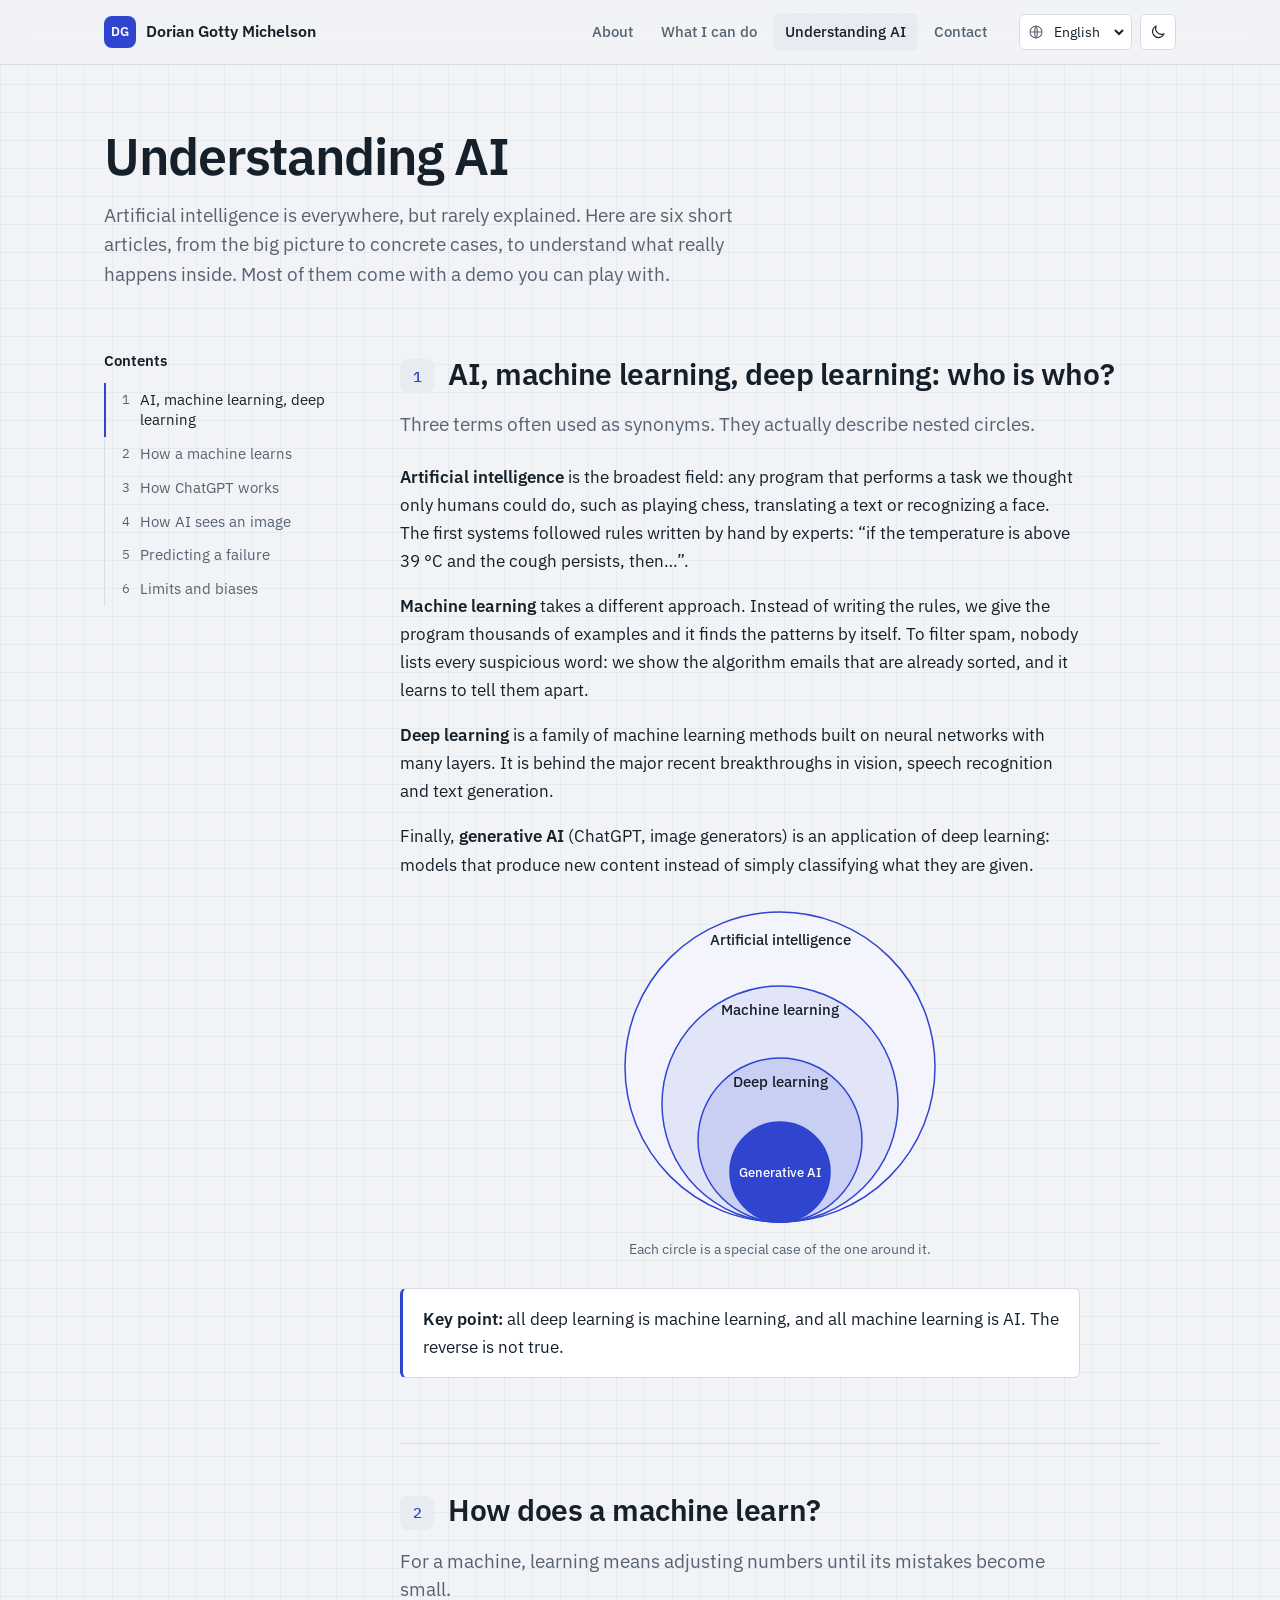
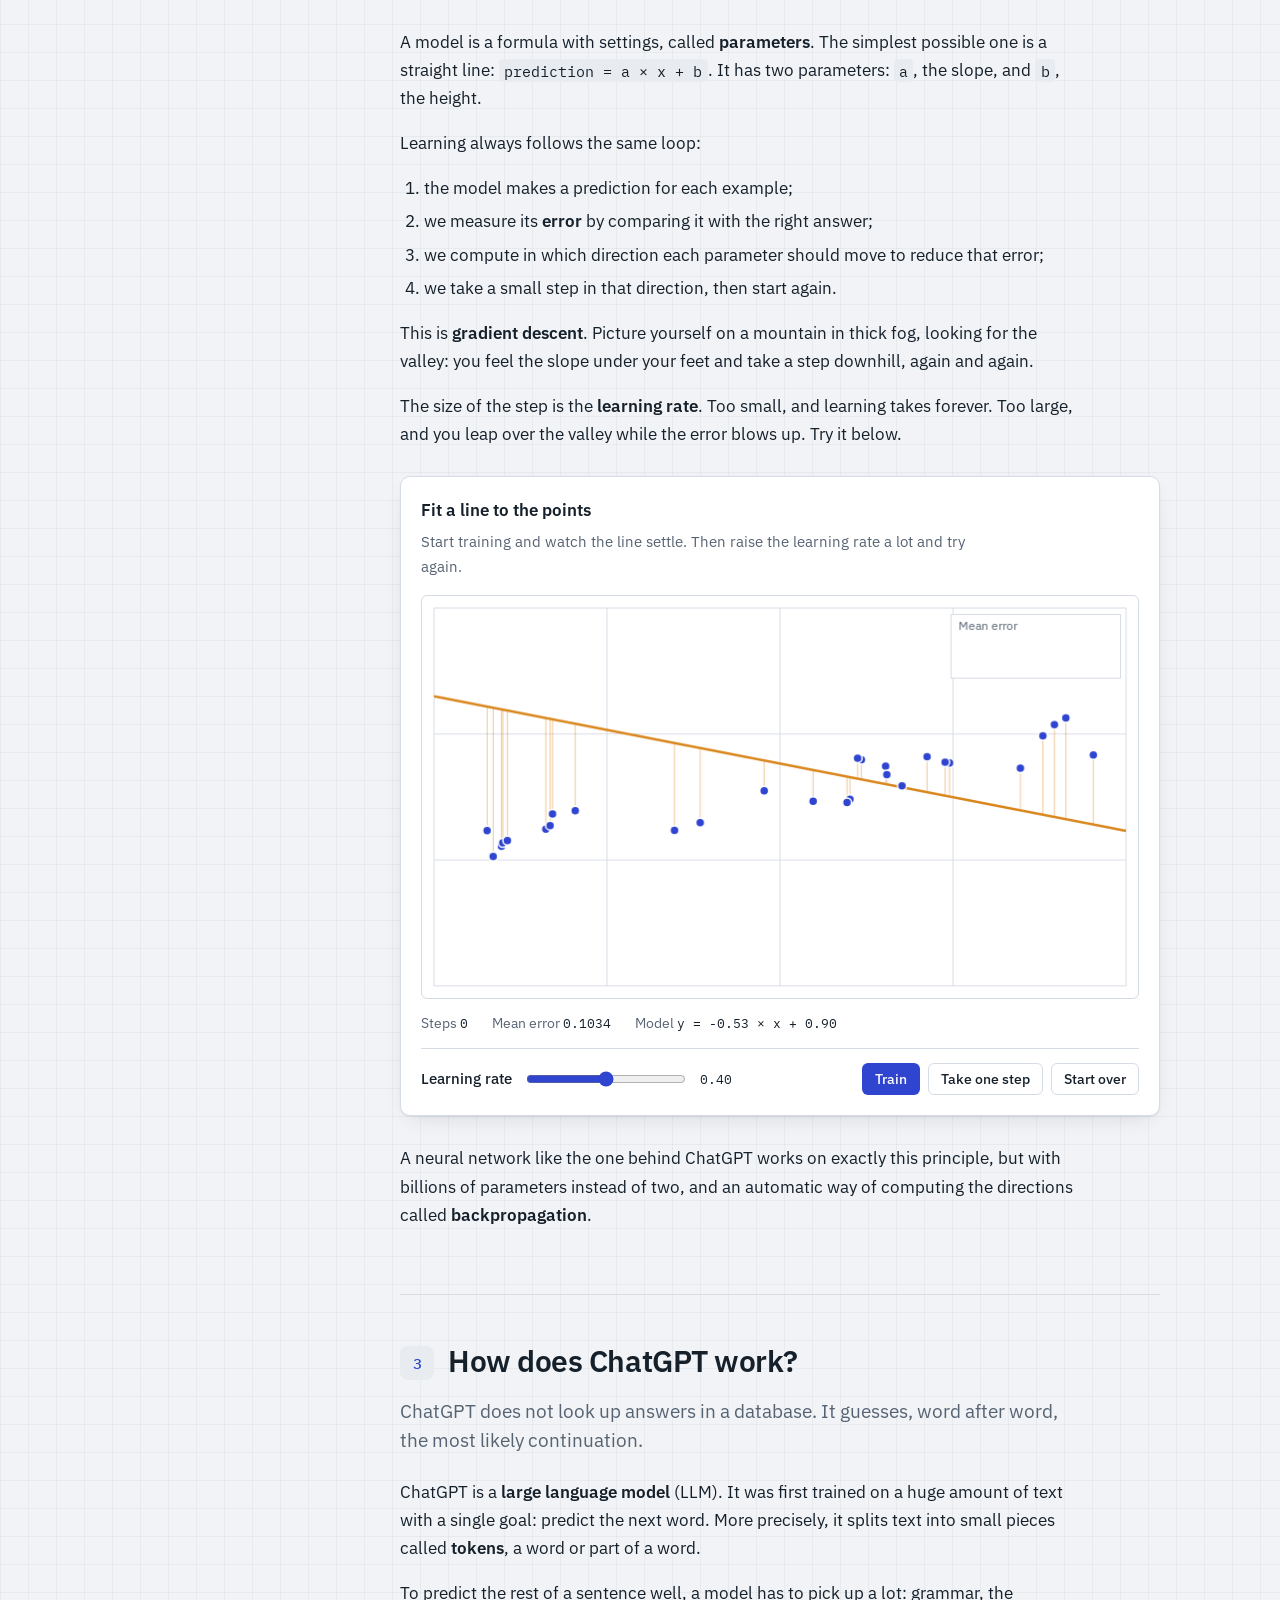
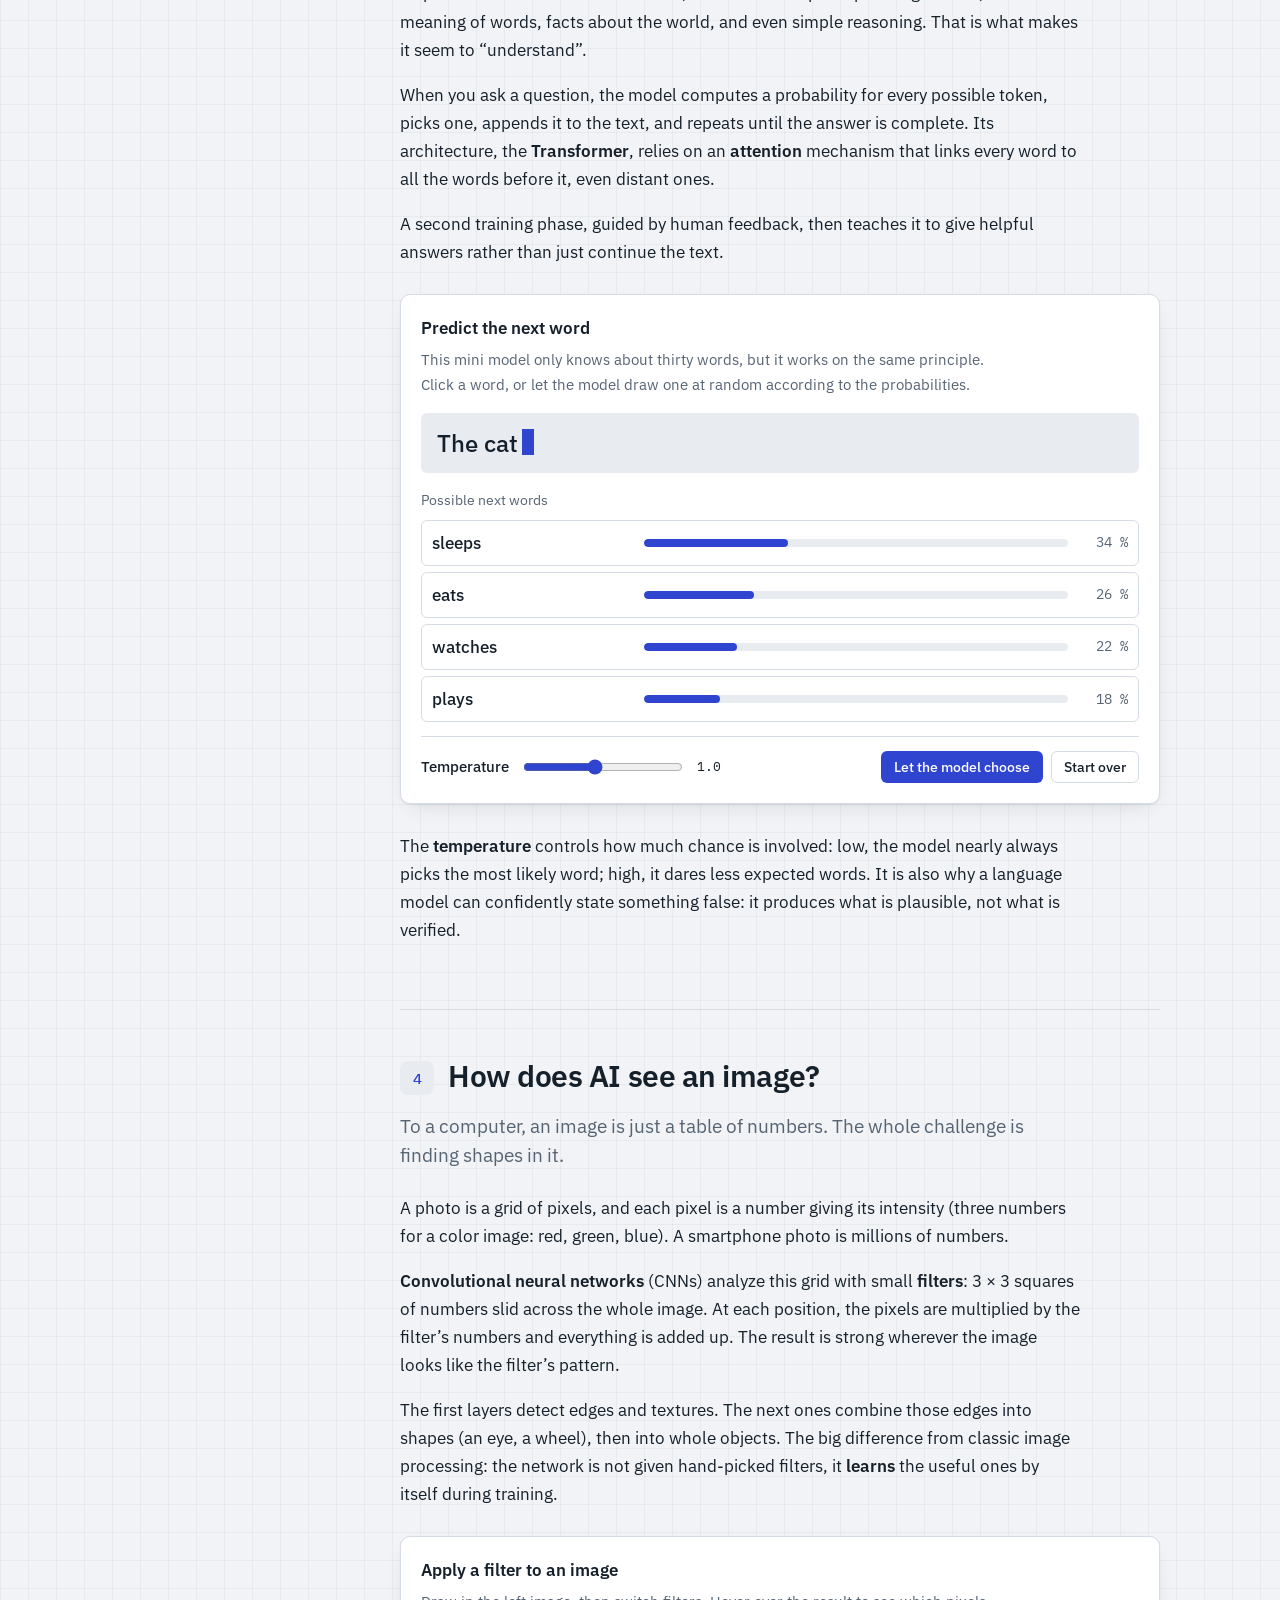
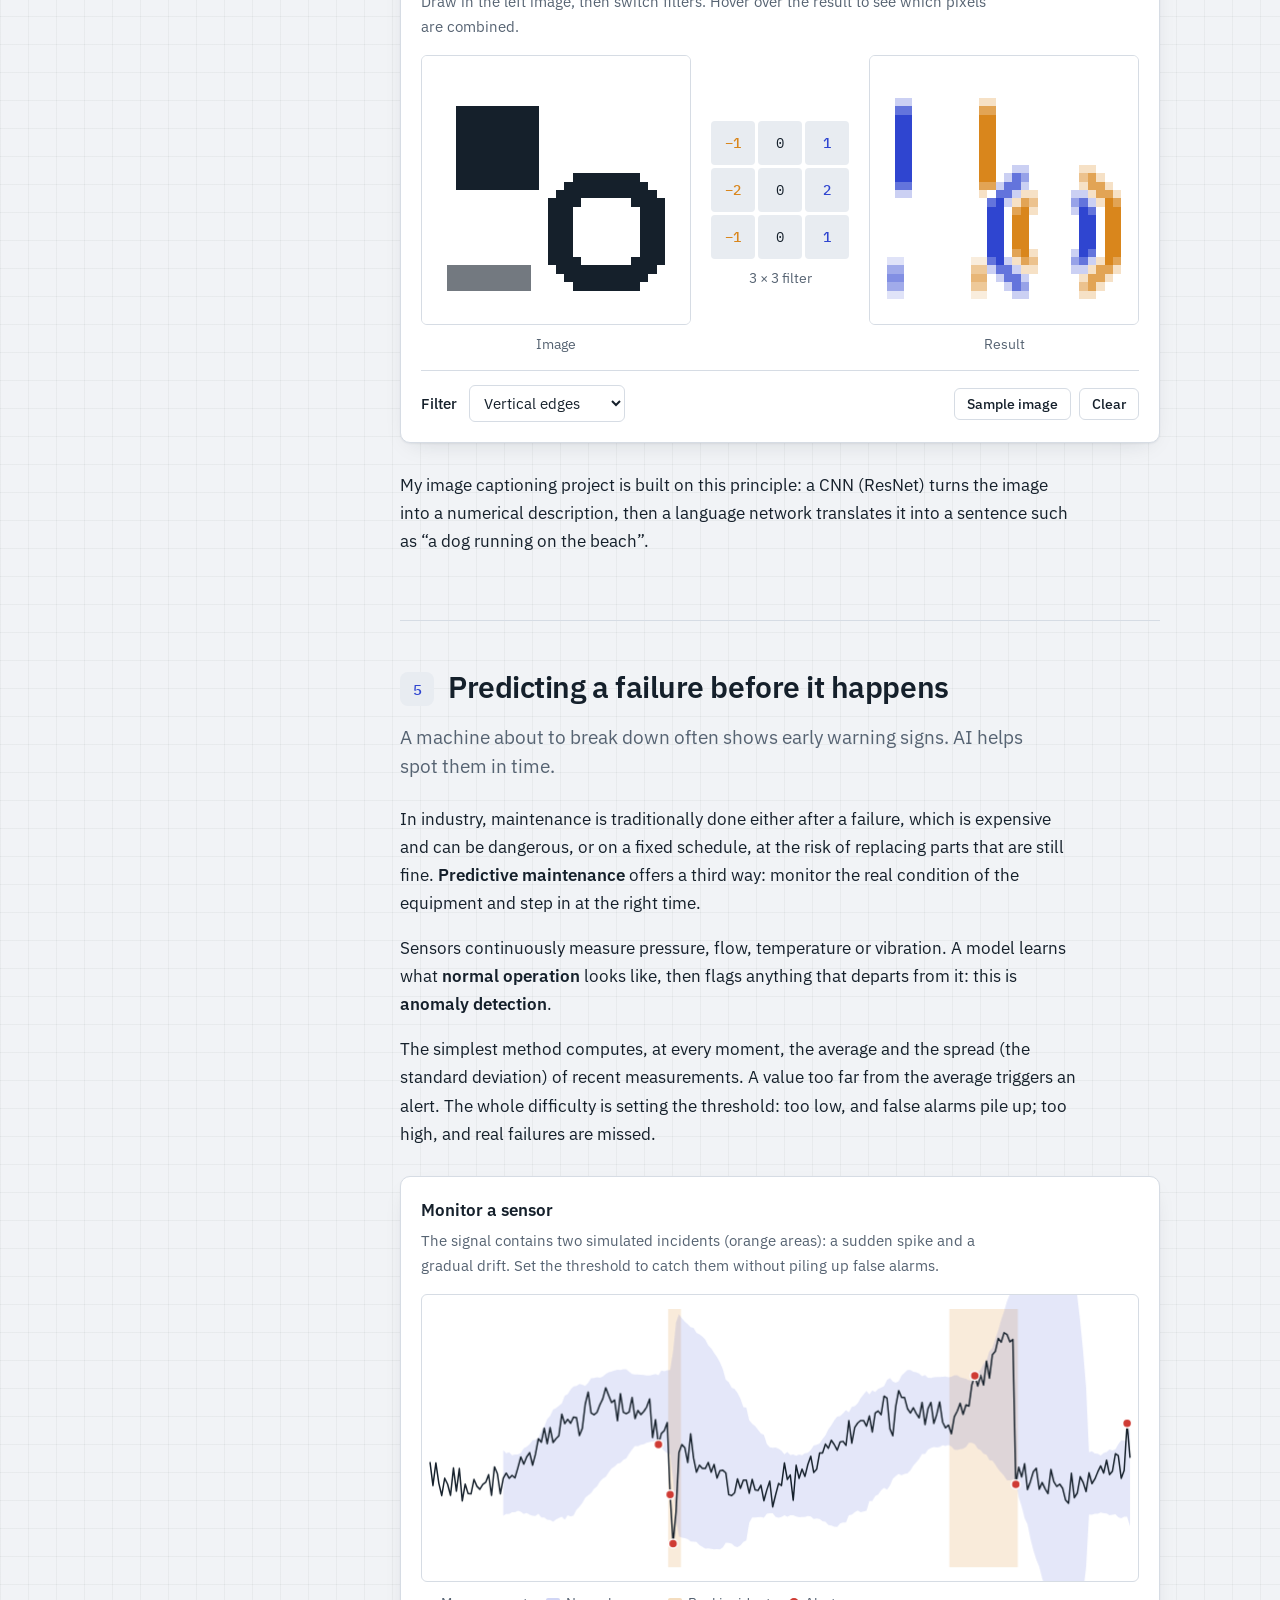
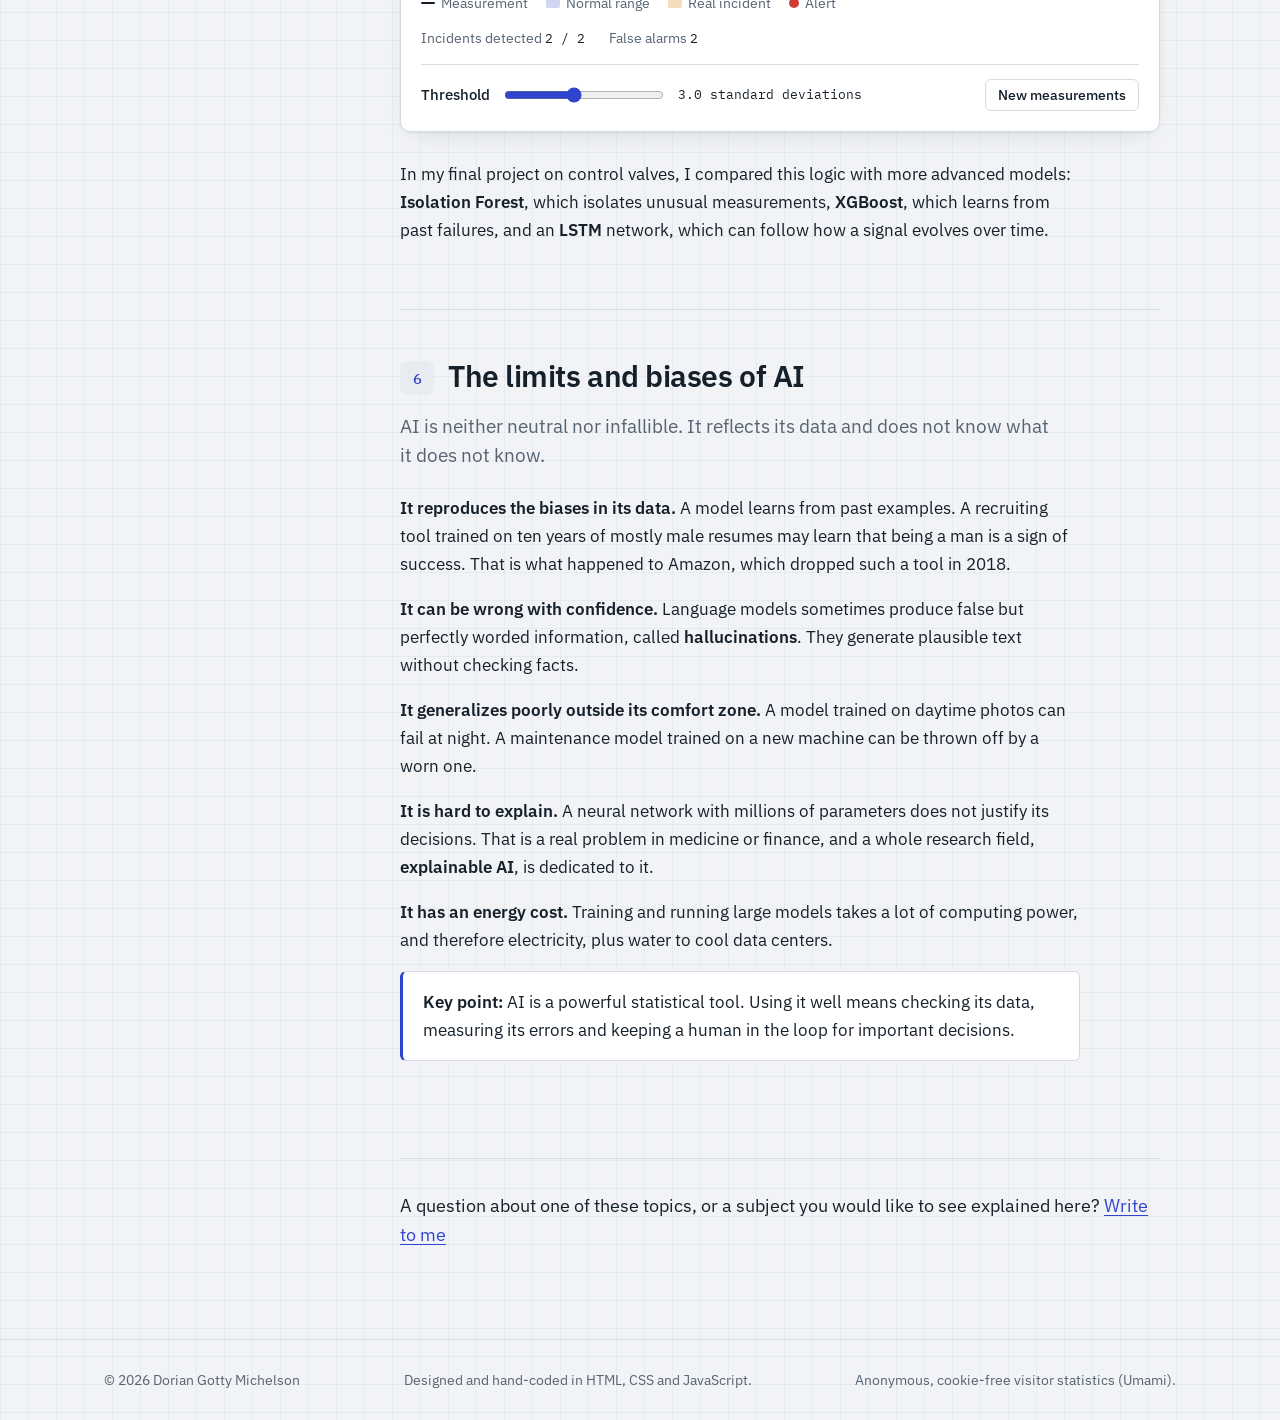
<file: ia.html>
<!DOCTYPE html>
<html lang="fr" class="i18n-loading">
<head>
  <meta charset="utf-8">
  <meta name="viewport" content="width=device-width, initial-scale=1">
  <title>Comprendre l’IA | Dorian Gotty Michelson</title>
  <meta name="description" content="Six articles illustrés de démonstrations interactives pour comprendre l’intelligence artificielle, sans prérequis.">
  <meta property="og:title" content="Comprendre l’IA | Dorian Gotty Michelson">
  <meta property="og:description" content="Six articles et des démonstrations interactives pour comprendre l’intelligence artificielle.">
  <meta property="og:type" content="article">
  <link rel="icon" href="assets/favicon.svg" type="image/svg+xml">
  <link rel="preconnect" href="https://fonts.googleapis.com">
  <link rel="preconnect" href="https://fonts.gstatic.com" crossorigin>
  <link href="https://fonts.googleapis.com/css2?family=IBM+Plex+Mono:wght@400;500&family=IBM+Plex+Sans:ital,wght@0,400;0,500;0,600;1,400&display=swap" rel="stylesheet">
  <link rel="stylesheet" href="css/style.css">
  <script src="js/theme.js"></script>
</head>
<body data-title-key="meta.iaTitle" data-description-key="meta.iaDescription" data-page="ai">
  <a class="skip-link" href="#main" data-i18n="nav.skip">Aller au contenu</a>

  <header class="site-header">
    <div class="header-inner">
      <a class="brand" href="index.html" aria-label="Dorian Gotty Michelson">
        <span class="brand-mark" aria-hidden="true">DG</span>
        <span class="brand-name">Dorian Gotty Michelson</span>
      </a>
      <button class="nav-toggle" type="button" aria-expanded="false" aria-controls="site-nav">
        <span class="nav-toggle-bars" aria-hidden="true"></span>
        <span class="visually-hidden" data-i18n="nav.menu">Menu</span>
      </button>
      <div class="nav-wrap" id="site-nav">
        <nav aria-label="Navigation principale">
          <ul class="nav-list">
            <li><a href="index.html" data-nav="about" data-i18n="nav.about">À propos</a></li>
            <li><a href="savoir-faire.html" data-nav="skills" data-i18n="nav.skills">Ce que je sais faire</a></li>
            <li><a href="ia.html" data-nav="ai" data-i18n="nav.ai">Comprendre l’IA</a></li>
            <li><a href="index.html#contact" data-i18n="nav.contact">Contact</a></li>
          </ul>
        </nav>
        <div class="header-tools">
          <label class="lang-picker">
            <span class="visually-hidden" data-i18n="nav.language">Langue</span>
            <svg aria-hidden="true" viewBox="0 0 24 24" width="16" height="16"><circle cx="12" cy="12" r="9" fill="none" stroke="currentColor" stroke-width="1.6"/><path d="M3 12h18M12 3c2.6 2.8 2.6 15.2 0 18M12 3c-2.6 2.8-2.6 15.2 0 18" fill="none" stroke="currentColor" stroke-width="1.6"/></svg>
            <select data-lang-select></select>
          </label>
          <button class="theme-toggle" type="button" data-theme-toggle>
            <svg class="icon-moon" aria-hidden="true" viewBox="0 0 24 24" width="18" height="18"><path d="M20 14.5A8 8 0 0 1 9.5 4a8 8 0 1 0 10.5 10.5z" fill="none" stroke="currentColor" stroke-width="1.6" stroke-linejoin="round"/></svg>
            <svg class="icon-sun" aria-hidden="true" viewBox="0 0 24 24" width="18" height="18"><circle cx="12" cy="12" r="4" fill="none" stroke="currentColor" stroke-width="1.6"/><path d="M12 2.5v2.5M12 19v2.5M2.5 12H5M19 12h2.5M5.3 5.3l1.8 1.8M16.9 16.9l1.8 1.8M5.3 18.7l1.8-1.8M16.9 7.1l1.8-1.8" stroke="currentColor" stroke-width="1.6" stroke-linecap="round"/></svg>
            <span class="visually-hidden" data-theme-label></span>
          </button>
        </div>
      </div>
    </div>
  </header>

  <main id="main">
    <header class="page-head">
      <div class="container">
        <h1 data-i18n="ia.title"></h1>
        <p class="page-intro" data-i18n="ia.intro"></p>
      </div>
    </header>

    <div class="container ia-layout">
      <aside class="toc" aria-labelledby="toc-title">
        <p class="toc-title" id="toc-title" data-i18n="ia.toc"></p>
        <ol class="toc-list">
          <li><a href="#bases" data-i18n="ia.bases.nav"></a></li>
          <li><a href="#apprendre" data-i18n="ia.apprendre.nav"></a></li>
          <li><a href="#chatgpt" data-i18n="ia.chatgpt.nav"></a></li>
          <li><a href="#vision" data-i18n="ia.vision.nav"></a></li>
          <li><a href="#panne" data-i18n="ia.panne.nav"></a></li>
          <li><a href="#limites" data-i18n="ia.limites.nav"></a></li>
        </ol>
      </aside>

      <div class="articles">
        <article class="article" id="bases" aria-labelledby="t-bases">
          <h2 id="t-bases"><span class="article-num" aria-hidden="true">1</span><span data-i18n="ia.bases.title"></span></h2>
          <p class="lead" data-i18n="ia.bases.lead"></p>
          <div class="prose" data-i18n-html="ia.bases.body"></div>
          <figure class="diagram">
            <svg viewBox="0 0 520 320" role="img" data-i18n-attr="aria-label:ia.bases.diagram.caption">
              <circle class="ring ring-1" cx="260" cy="160" r="155"/>
              <circle class="ring ring-2" cx="260" cy="197" r="118"/>
              <circle class="ring ring-3" cx="260" cy="233" r="82"/>
              <circle class="ring ring-4" cx="260" cy="265" r="50"/>
              <text x="260" y="38" data-i18n="ia.bases.diagram.ai"></text>
              <text x="260" y="108" data-i18n="ia.bases.diagram.ml"></text>
              <text x="260" y="180" data-i18n="ia.bases.diagram.dl"></text>
              <text x="260" y="270" class="ring-label-strong" data-i18n="ia.bases.diagram.gen"></text>
            </svg>
            <figcaption data-i18n="ia.bases.diagram.caption"></figcaption>
          </figure>
          <div class="prose" data-i18n-html="ia.bases.after"></div>
        </article>

        <article class="article" id="apprendre" aria-labelledby="t-apprendre">
          <h2 id="t-apprendre"><span class="article-num" aria-hidden="true">2</span><span data-i18n="ia.apprendre.title"></span></h2>
          <p class="lead" data-i18n="ia.apprendre.lead"></p>
          <div class="prose" data-i18n-html="ia.apprendre.body"></div>
          <div class="demo" data-demo="gradient"></div>
          <div class="prose" data-i18n-html="ia.apprendre.after"></div>
        </article>

        <article class="article" id="chatgpt" aria-labelledby="t-chatgpt">
          <h2 id="t-chatgpt"><span class="article-num" aria-hidden="true">3</span><span data-i18n="ia.chatgpt.title"></span></h2>
          <p class="lead" data-i18n="ia.chatgpt.lead"></p>
          <div class="prose" data-i18n-html="ia.chatgpt.body"></div>
          <div class="demo" data-demo="nextword"></div>
          <div class="prose" data-i18n-html="ia.chatgpt.after"></div>
        </article>

        <article class="article" id="vision" aria-labelledby="t-vision">
          <h2 id="t-vision"><span class="article-num" aria-hidden="true">4</span><span data-i18n="ia.vision.title"></span></h2>
          <p class="lead" data-i18n="ia.vision.lead"></p>
          <div class="prose" data-i18n-html="ia.vision.body"></div>
          <div class="demo" data-demo="conv"></div>
          <div class="prose" data-i18n-html="ia.vision.after"></div>
        </article>

        <article class="article" id="panne" aria-labelledby="t-panne">
          <h2 id="t-panne"><span class="article-num" aria-hidden="true">5</span><span data-i18n="ia.panne.title"></span></h2>
          <p class="lead" data-i18n="ia.panne.lead"></p>
          <div class="prose" data-i18n-html="ia.panne.body"></div>
          <div class="demo" data-demo="anomaly"></div>
          <div class="prose" data-i18n-html="ia.panne.after"></div>
        </article>

        <article class="article" id="limites" aria-labelledby="t-limites">
          <h2 id="t-limites"><span class="article-num" aria-hidden="true">6</span><span data-i18n="ia.limites.title"></span></h2>
          <p class="lead" data-i18n="ia.limites.lead"></p>
          <div class="prose" data-i18n-html="ia.limites.body"></div>
          <div class="prose" data-i18n-html="ia.limites.after"></div>
        </article>

        <p class="outro"><span data-i18n="ia.outro"></span> <a href="index.html#contact" data-i18n="ia.outroLink"></a></p>
      </div>
    </div>
  </main>

  <footer class="site-footer">
    <div class="container footer-inner">
      <p>© <span data-year></span> Dorian Gotty Michelson</p>
      <p data-i18n="footer.made"></p>
      <p data-i18n="footer.stats"></p>
    </div>
  </footer>

  <noscript><p class="noscript">Ce site a besoin de JavaScript pour afficher son contenu. This site needs JavaScript to display its content.</p></noscript>

  <script src="js/config.js"></script>
  <script src="lang/languages.js"></script>
  <script src="js/i18n.js"></script>
  <script src="js/main.js"></script>
  <script src="js/analytics.js"></script>
  <script src="js/demos.js"></script>
</body>
</html>
</file>
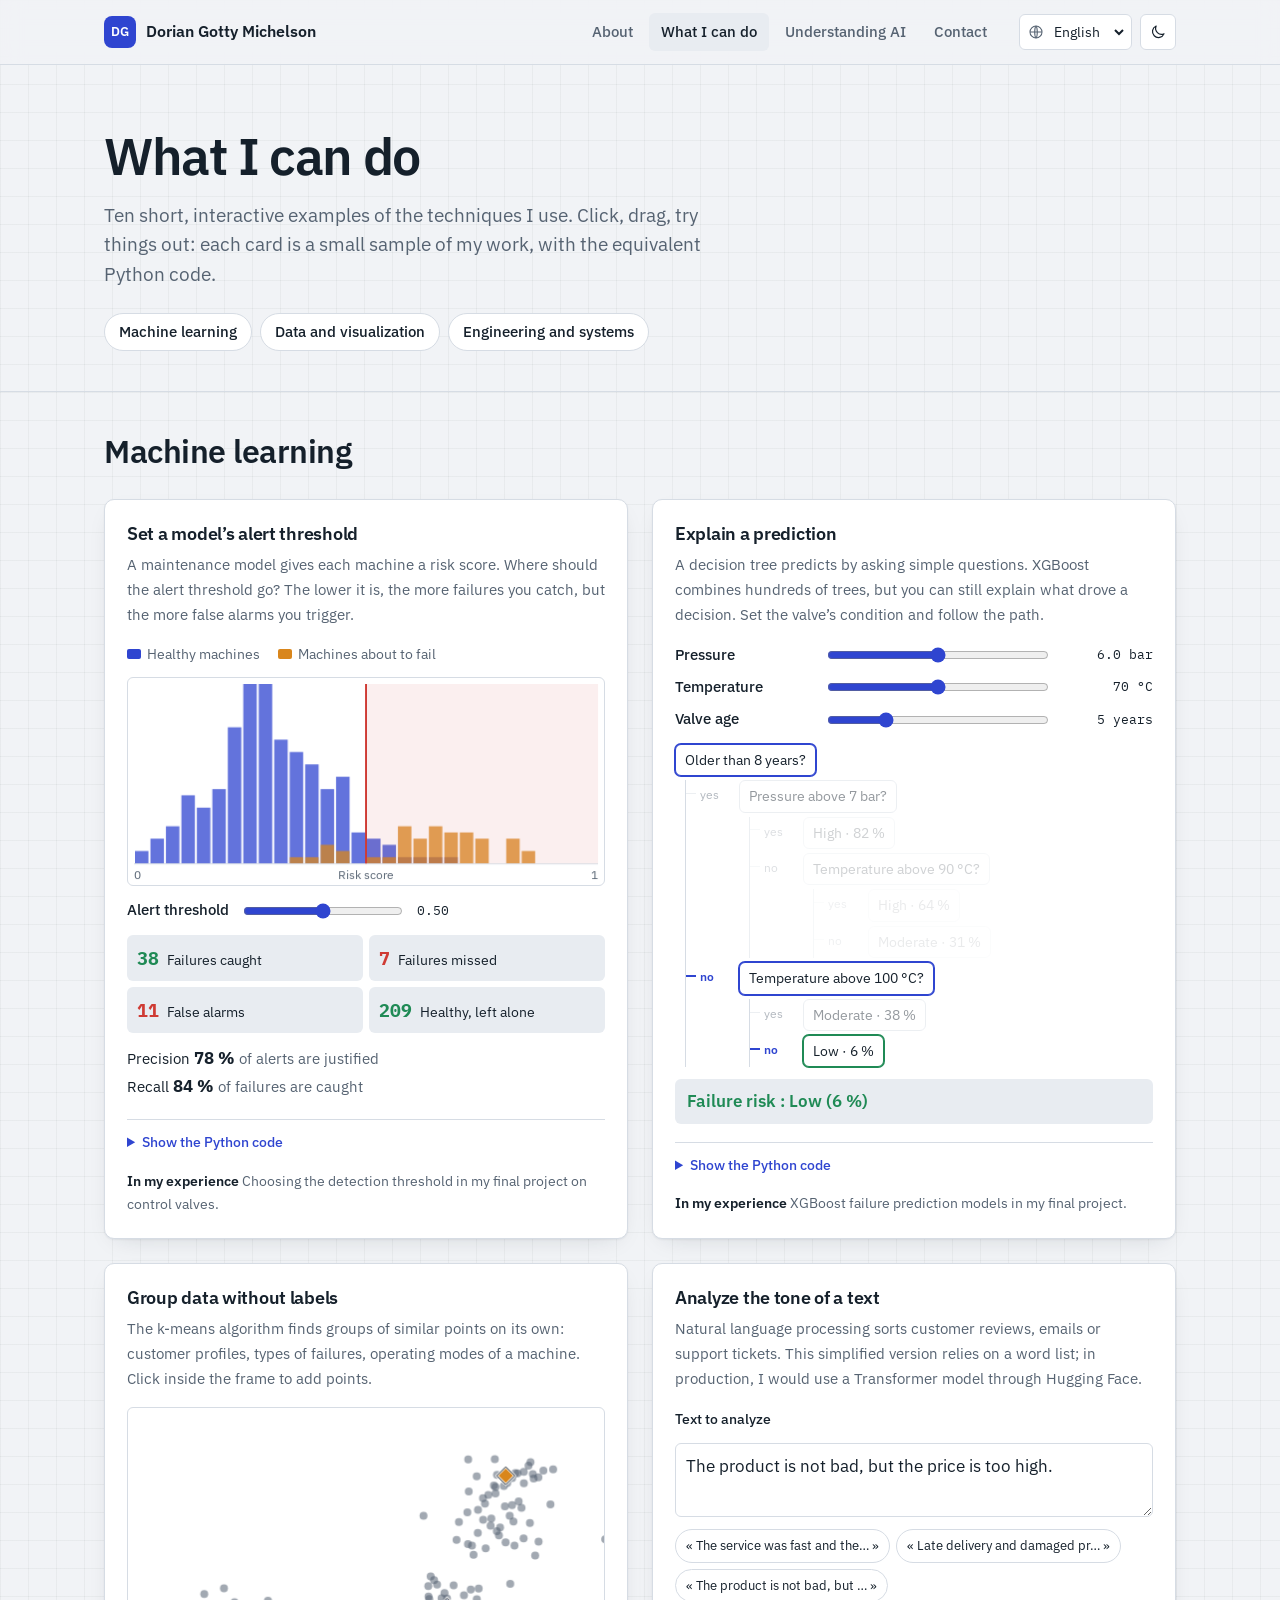
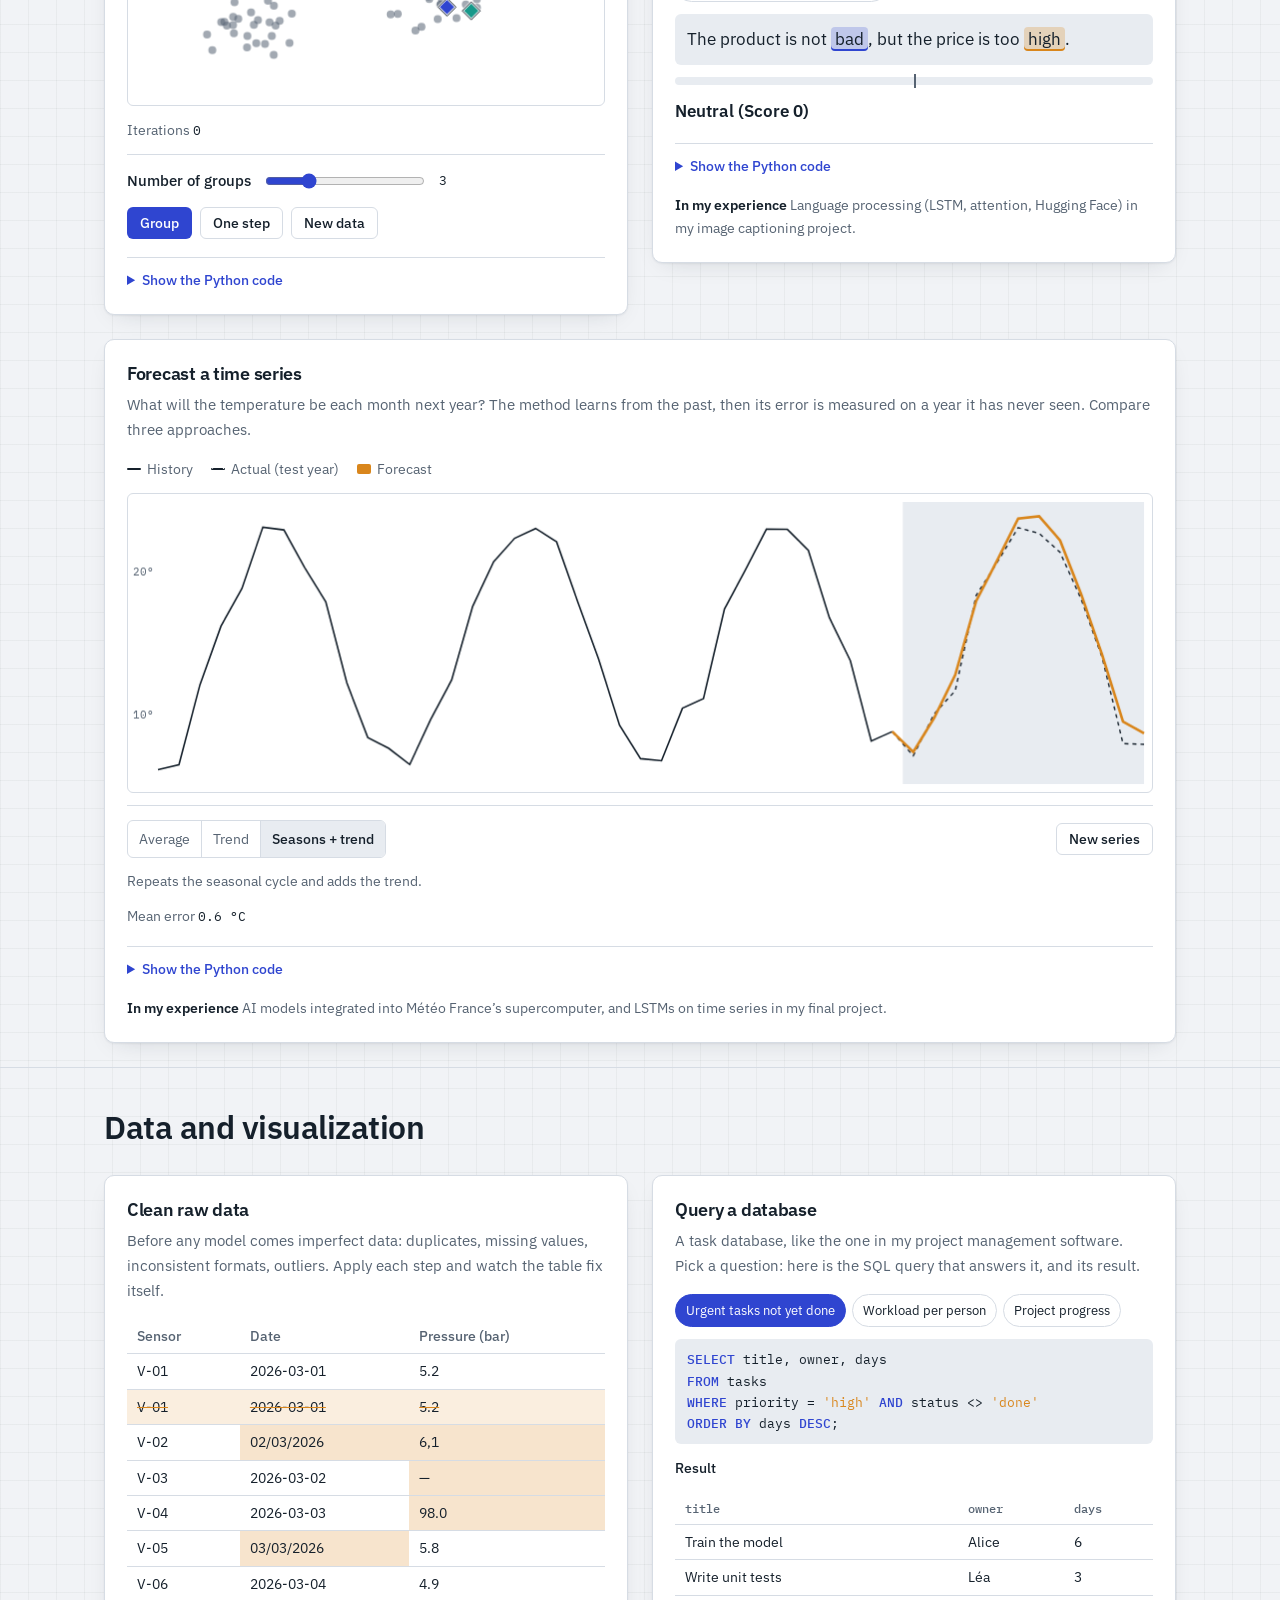
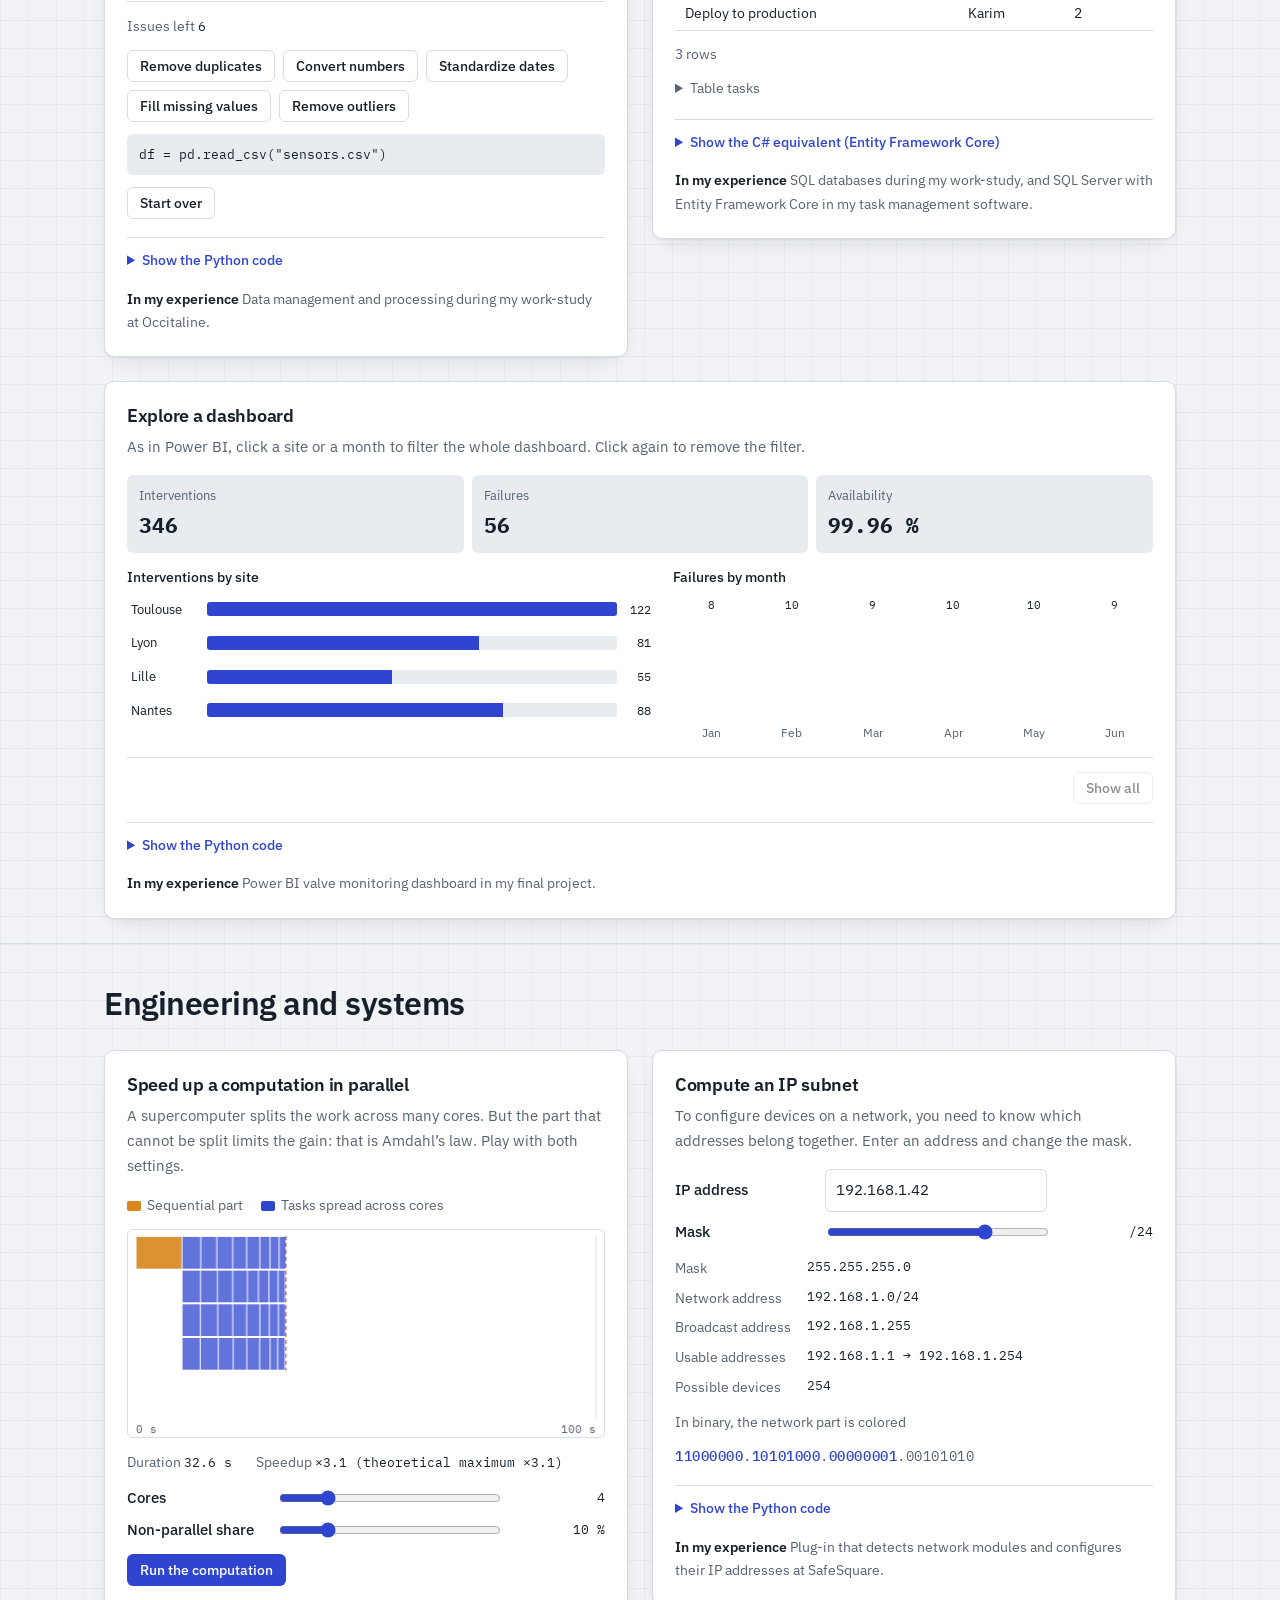
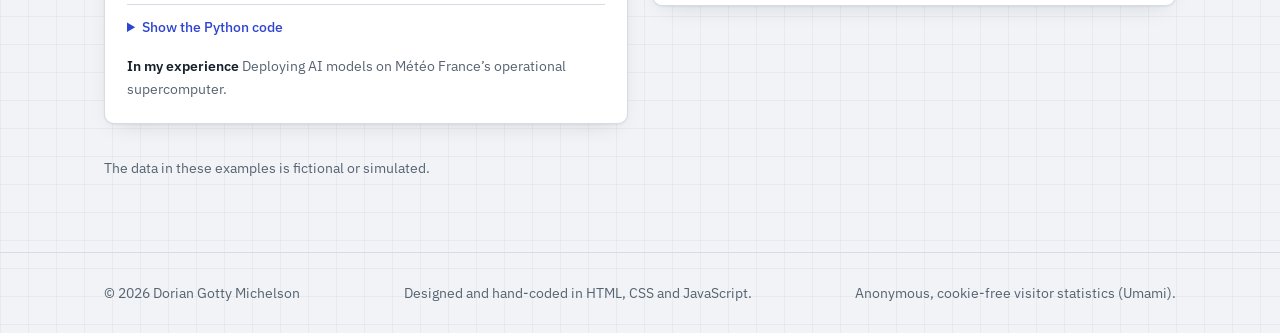
<file: savoir-faire.html>
<!DOCTYPE html>
<html lang="fr" class="i18n-loading">
<head>
  <meta charset="utf-8">
  <meta name="viewport" content="width=device-width, initial-scale=1">
  <title>Ce que je sais faire | Dorian Gotty Michelson</title>
  <meta name="description" content="Dix démonstrations interactives de mes compétences en machine learning, données et ingénierie.">
  <meta property="og:title" content="Ce que je sais faire | Dorian Gotty Michelson">
  <meta property="og:description" content="Dix démonstrations interactives : machine learning, données, ingénierie.">
  <meta property="og:type" content="website">
  <link rel="icon" href="assets/favicon.svg" type="image/svg+xml">
  <link rel="preconnect" href="https://fonts.googleapis.com">
  <link rel="preconnect" href="https://fonts.gstatic.com" crossorigin>
  <link href="https://fonts.googleapis.com/css2?family=IBM+Plex+Mono:wght@400;500&family=IBM+Plex+Sans:ital,wght@0,400;0,500;0,600;1,400&display=swap" rel="stylesheet">
  <link rel="stylesheet" href="css/style.css">
  <script src="js/theme.js"></script>
</head>
<body data-title-key="meta.sfTitle" data-description-key="meta.sfDescription" data-page="skills">
  <a class="skip-link" href="#main" data-i18n="nav.skip">Aller au contenu</a>

  <header class="site-header">
    <div class="header-inner">
      <a class="brand" href="index.html" aria-label="Dorian Gotty Michelson">
        <span class="brand-mark" aria-hidden="true">DG</span>
        <span class="brand-name">Dorian Gotty Michelson</span>
      </a>
      <button class="nav-toggle" type="button" aria-expanded="false" aria-controls="site-nav">
        <span class="nav-toggle-bars" aria-hidden="true"></span>
        <span class="visually-hidden" data-i18n="nav.menu">Menu</span>
      </button>
      <div class="nav-wrap" id="site-nav">
        <nav aria-label="Navigation principale">
          <ul class="nav-list">
            <li><a href="index.html" data-nav="about" data-i18n="nav.about">À propos</a></li>
            <li><a href="savoir-faire.html" data-nav="skills" data-i18n="nav.skills">Ce que je sais faire</a></li>
            <li><a href="ia.html" data-nav="ai" data-i18n="nav.ai">Comprendre l’IA</a></li>
            <li><a href="index.html#contact" data-i18n="nav.contact">Contact</a></li>
          </ul>
        </nav>
        <div class="header-tools">
          <label class="lang-picker">
            <span class="visually-hidden" data-i18n="nav.language">Langue</span>
            <svg aria-hidden="true" viewBox="0 0 24 24" width="16" height="16"><circle cx="12" cy="12" r="9" fill="none" stroke="currentColor" stroke-width="1.6"/><path d="M3 12h18M12 3c2.6 2.8 2.6 15.2 0 18M12 3c-2.6 2.8-2.6 15.2 0 18" fill="none" stroke="currentColor" stroke-width="1.6"/></svg>
            <select data-lang-select></select>
          </label>
          <button class="theme-toggle" type="button" data-theme-toggle>
            <svg class="icon-moon" aria-hidden="true" viewBox="0 0 24 24" width="18" height="18"><path d="M20 14.5A8 8 0 0 1 9.5 4a8 8 0 1 0 10.5 10.5z" fill="none" stroke="currentColor" stroke-width="1.6" stroke-linejoin="round"/></svg>
            <svg class="icon-sun" aria-hidden="true" viewBox="0 0 24 24" width="18" height="18"><circle cx="12" cy="12" r="4" fill="none" stroke="currentColor" stroke-width="1.6"/><path d="M12 2.5v2.5M12 19v2.5M2.5 12H5M19 12h2.5M5.3 5.3l1.8 1.8M16.9 16.9l1.8 1.8M5.3 18.7l1.8-1.8M16.9 7.1l1.8-1.8" stroke="currentColor" stroke-width="1.6" stroke-linecap="round"/></svg>
            <span class="visually-hidden" data-theme-label></span>
          </button>
        </div>
      </div>
    </div>
  </header>

  <main id="main">
    <header class="page-head">
      <div class="container">
        <h1 data-i18n="sf.title"></h1>
        <p class="page-intro" data-i18n="sf.intro"></p>
        <nav class="sf-jump" aria-label="Sections">
          <a href="#ml" data-i18n="sf.groups.ml"></a>
          <a href="#data" data-i18n="sf.groups.data"></a>
          <a href="#eng" data-i18n="sf.groups.eng"></a>
        </nav>
      </div>
    </header>

    <section class="sf-group" id="ml" aria-labelledby="g-ml">
      <div class="container">
        <h2 id="g-ml" data-i18n="sf.groups.ml"></h2>
        <div class="sf-grid" data-sf-group="threshold tree kmeans sentiment forecast"></div>
      </div>
    </section>

    <section class="sf-group" id="data" aria-labelledby="g-data">
      <div class="container">
        <h2 id="g-data" data-i18n="sf.groups.data"></h2>
        <div class="sf-grid" data-sf-group="cleaning sql dashboard"></div>
      </div>
    </section>

    <section class="sf-group" id="eng" aria-labelledby="g-eng">
      <div class="container">
        <h2 id="g-eng" data-i18n="sf.groups.eng"></h2>
        <div class="sf-grid" data-sf-group="parallel subnet"></div>
        <p class="sf-note" data-i18n="sf.note"></p>
      </div>
    </section>
  </main>

  <footer class="site-footer">
    <div class="container footer-inner">
      <p>© <span data-year></span> Dorian Gotty Michelson</p>
      <p data-i18n="footer.made"></p>
      <p data-i18n="footer.stats"></p>
    </div>
  </footer>

  <noscript><p class="noscript">Ce site a besoin de JavaScript pour afficher son contenu. This site needs JavaScript to display its content.</p></noscript>

  <script src="js/config.js"></script>
  <script src="lang/languages.js"></script>
  <script src="js/i18n.js"></script>
  <script src="js/main.js"></script>
  <script src="js/analytics.js"></script>
  <script src="js/skills-demos.js"></script>
</body>
</html>
</file>
<file: css/style.css>
/* =========================================================
   Dorian Gotty Michelson : feuille de style
   ========================================================= */

:root,
[data-theme="light"] {
  --bg: #F1F3F6;
  --surface: #FFFFFF;
  --surface-2: #E8ECF1;
  --ink: #15202B;
  --muted: #566372;
  --line: #D6DCE4;
  --data-a: #2F45D0;   /* bleu indigo : classe A, liens, accent */
  --data-b: #D9861C;   /* ambre : classe B, modèle */
  --alert: #CF3B34;
  --cat-3: #17988A;
  --cat-4: #B0418F;
  --cat-5: #5A8A22;
  --cat-6: #6A7889;
  --good: #1F8A55;
  --accent: var(--data-a);
  --accent-ink: #FFFFFF;
  --grid: rgba(21, 32, 43, 0.045);
  --shadow: 0 1px 2px rgba(21, 32, 43, 0.06), 0 8px 24px -12px rgba(21, 32, 43, 0.18);
  color-scheme: light;
}

[data-theme="dark"] {
  --bg: #0E1621;
  --surface: #15202E;
  --surface-2: #1C2939;
  --ink: #E5EAF0;
  --muted: #95A3B3;
  --line: #273548;
  --data-a: #7D8CFF;
  --data-b: #F0A643;
  --alert: #F2665F;
  --cat-3: #3CC2B1;
  --cat-4: #D774BD;
  --cat-5: #8CBF55;
  --cat-6: #9AA8B8;
  --good: #4CC48A;
  --accent: var(--data-a);
  --accent-ink: #0E1621;
  --grid: rgba(229, 234, 240, 0.035);
  --shadow: 0 1px 2px rgba(0, 0, 0, 0.3), 0 10px 30px -14px rgba(0, 0, 0, 0.6);
  color-scheme: dark;
}

:root {
  --font: "IBM Plex Sans", system-ui, -apple-system, "Segoe UI", Roboto, sans-serif;
  --mono: "IBM Plex Mono", ui-monospace, "Cascadia Code", Consolas, monospace;
  --radius: 10px;
  --radius-sm: 6px;
  --container: 1120px;
  --header-h: 64px;
}

/* ---------- Base ---------- */
*, *::before, *::after { box-sizing: border-box; }

html { scroll-behavior: smooth; scroll-padding-top: calc(var(--header-h) + 16px); -webkit-text-size-adjust: 100%; }
@media (prefers-reduced-motion: reduce) { html { scroll-behavior: auto; } }

.i18n-loading body { opacity: 0; }
body {
  margin: 0;
  font-family: var(--font);
  font-size: 1.0625rem;
  line-height: 1.65;
  color: var(--ink);
  background-color: var(--bg);
  background-image:
    linear-gradient(var(--grid) 1px, transparent 1px),
    linear-gradient(90deg, var(--grid) 1px, transparent 1px);
  background-size: 28px 28px;
  transition: opacity .2s ease;
  -webkit-font-smoothing: antialiased;
}

h1, h2, h3 { line-height: 1.2; margin: 0; font-weight: 600; letter-spacing: -0.015em; }
h2 { font-size: clamp(1.6rem, 2.6vw, 2rem); margin-bottom: 1.75rem; }
h3 { font-size: 1.125rem; }
p { margin: 0 0 1em; }
a { color: var(--accent); text-underline-offset: 3px; text-decoration-thickness: 1px; }
a:hover { text-decoration-thickness: 2px; }
code, .mono { font-family: var(--mono); font-size: 0.9em; }
code { background: var(--surface-2); padding: 0.1em 0.35em; border-radius: 4px; }
img { max-width: 100%; display: block; }
[hidden] { display: none !important; }

:focus-visible { outline: 2px solid var(--accent); outline-offset: 3px; border-radius: 4px; }

.visually-hidden {
  position: absolute !important; width: 1px; height: 1px; padding: 0; margin: -1px;
  overflow: hidden; clip: rect(0 0 0 0); white-space: nowrap; border: 0;
}
.skip-link {
  position: absolute; left: 12px; top: -48px; z-index: 100;
  background: var(--accent); color: var(--accent-ink); padding: 8px 14px; border-radius: var(--radius-sm);
}
.skip-link:focus { top: 12px; }
.noscript { text-align: center; padding: 2rem; }

.container { width: 100%; max-width: var(--container); margin: 0 auto; padding: 0 24px; }

/* ---------- En-tête ---------- */
.site-header {
  position: sticky; top: 0; z-index: 50;
  background: color-mix(in srgb, var(--bg) 85%, transparent);
  backdrop-filter: saturate(1.4) blur(10px);
  -webkit-backdrop-filter: saturate(1.4) blur(10px);
  border-bottom: 1px solid var(--line);
}
.header-inner {
  max-width: var(--container); margin: 0 auto; padding: 0 24px;
  height: var(--header-h); display: flex; align-items: center; gap: 24px;
}
.brand { display: flex; align-items: center; gap: 10px; color: var(--ink); text-decoration: none; font-weight: 600; }
.brand-mark {
  display: grid; place-items: center; width: 32px; height: 32px; border-radius: 8px;
  background: var(--accent); color: var(--accent-ink); font-size: 0.8rem; letter-spacing: 0.02em;
}
.brand-name { font-size: 0.98rem; }
.nav-wrap { margin-left: auto; display: flex; align-items: center; gap: 20px; }
.nav-list { display: flex; gap: 4px; list-style: none; margin: 0; padding: 0; }
.nav-list a {
  display: block; padding: 6px 12px; border-radius: var(--radius-sm);
  color: var(--muted); text-decoration: none; font-size: 0.95rem; font-weight: 500;
}
.nav-list a:hover { color: var(--ink); background: var(--surface-2); }
.nav-list a[aria-current="page"] { color: var(--ink); background: var(--surface-2); }

.header-tools { display: flex; align-items: center; gap: 8px; }
.lang-picker {
  display: flex; align-items: center; gap: 6px; color: var(--muted);
  border: 1px solid var(--line); border-radius: var(--radius-sm); padding: 0 4px 0 8px; height: 36px;
  background: var(--surface);
}
.lang-picker select {
  border: 0; background: transparent; color: var(--ink); font: inherit; font-size: 0.9rem;
  height: 34px; padding-right: 4px; cursor: pointer;
}
.lang-picker select:focus-visible { outline: none; }
.lang-picker:focus-within { outline: 2px solid var(--accent); outline-offset: 2px; }
.lang-picker option { background: var(--surface); color: var(--ink); }

.theme-toggle {
  display: grid; place-items: center; width: 36px; height: 36px; cursor: pointer;
  border: 1px solid var(--line); border-radius: var(--radius-sm); background: var(--surface); color: var(--ink);
}
.theme-toggle:hover { background: var(--surface-2); }
[data-theme="light"] .icon-sun, [data-theme="dark"] .icon-moon { display: none; }

.nav-toggle { display: none; }

@media (max-width: 820px) {
  .brand-name { display: none; }
  .nav-toggle {
    display: grid; place-items: center; margin-left: auto; width: 40px; height: 40px;
    background: none; border: 1px solid var(--line); border-radius: var(--radius-sm); cursor: pointer; color: var(--ink);
  }
  .nav-toggle-bars, .nav-toggle-bars::before, .nav-toggle-bars::after {
    display: block; width: 18px; height: 2px; background: currentColor; border-radius: 2px; position: relative; transition: transform .2s;
  }
  .nav-toggle-bars::before, .nav-toggle-bars::after { content: ""; position: absolute; left: 0; }
  .nav-toggle-bars::before { top: -6px; }
  .nav-toggle-bars::after { top: 6px; }
  .nav-open .nav-toggle-bars { background: transparent; }
  .nav-open .nav-toggle-bars::before { transform: translateY(6px) rotate(45deg); }
  .nav-open .nav-toggle-bars::after { transform: translateY(-6px) rotate(-45deg); }

  .nav-wrap {
    display: none; position: absolute; top: var(--header-h); left: 0; right: 0;
    flex-direction: column; align-items: stretch; gap: 16px; padding: 16px 24px 24px;
    background: var(--bg); border-bottom: 1px solid var(--line);
  }
  .nav-open .nav-wrap { display: flex; }
  .nav-list { flex-direction: column; }
  .nav-list a { padding: 10px 12px; font-size: 1rem; }
}

/* ---------- Boutons ---------- */
.btn {
  display: inline-flex; align-items: center; justify-content: center; gap: 8px;
  font: inherit; font-size: 0.95rem; font-weight: 500; line-height: 1;
  padding: 12px 18px; border-radius: var(--radius-sm); border: 1px solid transparent;
  text-decoration: none; cursor: pointer; transition: background-color .15s, border-color .15s, color .15s;
}
.btn-primary { background: var(--accent); color: var(--accent-ink); }
.btn-primary:hover { background: color-mix(in srgb, var(--accent) 86%, var(--ink)); }
.btn-secondary { background: var(--surface); color: var(--ink); border-color: var(--line); }
.btn-secondary:hover { border-color: var(--muted); }
.btn-ghost { background: transparent; color: var(--ink); border-color: var(--line); }
.btn-ghost:hover { background: var(--surface-2); }
.btn-small { padding: 8px 12px; font-size: 0.875rem; }
.btn:disabled { opacity: .5; cursor: not-allowed; }
.text-link { font-weight: 500; }

/* ---------- Hero ---------- */
.hero { padding: 64px 0 72px; }
.hero-grid { display: grid; grid-template-columns: minmax(0, 1fr) minmax(0, 1.05fr); gap: 56px; align-items: center; }
.identity { display: flex; align-items: center; gap: 20px; margin-bottom: 28px; }
.avatar { flex: none; width: 88px; height: 88px; }
.avatar img, .avatar-fallback {
  width: 88px; height: 88px; border-radius: 50%; object-fit: cover; border: 1px solid var(--line);
}
.avatar-fallback {
  display: grid; place-items: center; background: var(--surface-2); color: var(--muted);
  font-weight: 600; font-size: 1.5rem;
}
.avatar-fallback[hidden] { display: none; }
h1 { font-size: clamp(2.1rem, 4.6vw, 3.25rem); letter-spacing: -0.025em; line-height: 1.05; }
.role { margin: 8px 0 0; color: var(--muted); font-size: 1.1rem; }
.hero-intro { font-size: 1.25rem; line-height: 1.5; max-width: 34ch; margin-bottom: 16px; }
.hero-status { color: var(--muted); max-width: 52ch; }
.cta-row { display: flex; flex-wrap: wrap; align-items: center; gap: 12px 16px; margin-top: 28px; }

.net-figure { margin: 0; }
.net-stage {
  position: relative; border: 1px solid var(--line); border-radius: var(--radius);
  background: var(--surface); overflow: hidden; box-shadow: var(--shadow);
}
#net-canvas { display: block; width: 100%; aspect-ratio: 4 / 3; cursor: crosshair; touch-action: manipulation; }
.net-readout {
  position: absolute; left: 12px; bottom: 12px; display: flex; gap: 14px;
  font-size: 0.8rem; color: var(--muted);
  background: color-mix(in srgb, var(--surface) 88%, transparent); padding: 6px 10px; border-radius: var(--radius-sm);
  border: 1px solid var(--line);
}
.net-readout output { font-family: var(--mono); color: var(--ink); }
.net-controls { display: flex; flex-wrap: wrap; justify-content: space-between; gap: 10px; margin-top: 12px; }
.net-actions { display: flex; gap: 8px; }
.segmented { display: inline-flex; border: 1px solid var(--line); border-radius: var(--radius-sm); overflow: hidden; background: var(--surface); }
.seg {
  display: inline-flex; align-items: center; gap: 8px; font: inherit; font-size: 0.85rem;
  padding: 8px 12px; border: 0; background: transparent; color: var(--muted); cursor: pointer;
}
.seg + .seg { border-left: 1px solid var(--line); }
.seg[aria-pressed="true"] { background: var(--surface-2); color: var(--ink); font-weight: 500; }
.dot { width: 10px; height: 10px; border-radius: 50%; }
.dot-a { background: var(--data-a); }
.dot-b { background: var(--data-b); }
.net-figure figcaption { margin-top: 12px; font-size: 0.9rem; color: var(--muted); max-width: 60ch; }

@media (max-width: 900px) {
  .hero { padding: 40px 0 48px; }
  .hero-grid { grid-template-columns: 1fr; gap: 40px; }
}

/* ---------- Sections ---------- */
.section { padding: 56px 0; border-top: 1px solid var(--line); }

/* Parcours : frise chronologique */
.timeline { list-style: none; margin: 0; padding: 0; }
.tl-item { display: grid; grid-template-columns: 170px minmax(0, 1fr); gap: 32px; position: relative; padding-bottom: 32px; }
.tl-item:last-child { padding-bottom: 0; }
.tl-period { margin: 0; color: var(--muted); font-size: 0.92rem; padding-top: 2px; font-variant-numeric: tabular-nums; }
.tl-body { position: relative; padding-left: 28px; border-left: 1px solid var(--line); max-width: 68ch; }
.tl-body::before {
  content: ""; position: absolute; left: -6px; top: 6px; width: 11px; height: 11px; border-radius: 50%;
  background: var(--surface); border: 2px solid var(--accent);
}
.tl-item:first-child .tl-body::before { background: var(--accent); }
.tl-org { font-size: 1.2rem; }
.tl-role { margin: 2px 0 8px; color: var(--accent); font-weight: 500; }
.tl-text { margin: 0; }
@media (max-width: 640px) {
  .tl-item { grid-template-columns: 1fr; gap: 4px; }
  .tl-period { padding-left: 28px; }
}

/* Projets */
.projects { display: grid; grid-template-columns: repeat(2, minmax(0, 1fr)); gap: 20px; }
.project {
  display: flex; flex-direction: column; padding: 24px; background: var(--surface);
  border: 1px solid var(--line); border-radius: var(--radius);
}
.project:first-child { grid-column: 1 / -1; display: grid; grid-template-columns: minmax(0, 1fr) minmax(0, 1fr); column-gap: 40px; }
.project:first-child .project-context, .project:first-child h3 { grid-column: 1; }
.project:first-child .project-text { grid-column: 2; grid-row: 1 / span 3; margin: 0; }
.project:first-child .tags, .project:first-child .text-link { grid-column: 1; }
.project:first-child h3 { font-size: 1.5rem; }
.project-context { margin: 0 0 6px; color: var(--muted); font-size: 0.875rem; }
.project h3 { margin-bottom: 12px; }
.project-text { flex: 1; font-size: 0.98rem; }
.tags { display: flex; flex-wrap: wrap; gap: 6px; list-style: none; margin: 4px 0 16px; padding: 0; }
.tags li {
  font-family: var(--mono); font-size: 0.75rem; padding: 3px 8px; border-radius: 4px;
  background: var(--surface-2); color: var(--ink);
}
.project .text-link { font-size: 0.92rem; align-self: flex-start; }
@media (max-width: 900px) {
  .projects { grid-template-columns: 1fr; }
  .project:first-child { grid-column: auto; display: flex; }
  .project:first-child .project-text { margin-bottom: 1em; }
}

/* Compétences */
.skills { display: grid; grid-template-columns: repeat(3, minmax(0, 1fr)); gap: 32px; }
.skill-group h3 { font-size: 1rem; color: var(--muted); font-weight: 500; margin-bottom: 12px; }
.skill-group ul { list-style: none; margin: 0; padding: 0; display: flex; flex-wrap: wrap; gap: 8px; }
.skill-group li { padding: 6px 12px; border: 1px solid var(--line); border-radius: 999px; background: var(--surface); font-size: 0.92rem; }
@media (max-width: 760px) { .skills { grid-template-columns: 1fr; gap: 24px; } }

/* Formation, langues */
.two-col { display: grid; grid-template-columns: minmax(0, 1.6fr) minmax(0, 1fr); gap: 56px; }
@media (max-width: 760px) { .two-col { grid-template-columns: 1fr; gap: 40px; } }
.plain-list { list-style: none; margin: 0; padding: 0; }
.plain-list li { display: grid; grid-template-columns: minmax(0, 1fr) auto; column-gap: 16px; padding: 14px 0; border-bottom: 1px solid var(--line); }
.plain-list li:first-child { padding-top: 0; }
.pl-main { font-weight: 600; }
.pl-sub { grid-column: 1; color: var(--muted); font-size: 0.95rem; }
.pl-meta { grid-column: 2; grid-row: 1; color: var(--muted); font-size: 0.92rem; font-variant-numeric: tabular-nums; }
.pl-row .pl-meta { color: var(--ink); }

/* Passions */
.passions { display: grid; grid-template-columns: repeat(3, minmax(0, 1fr)); gap: 32px; }
.passion h3 { margin-bottom: 6px; }
.passion p { color: var(--muted); margin: 0; }
@media (max-width: 760px) { .passions { grid-template-columns: 1fr; gap: 20px; } }

/* Contact */
.contact-grid { display: grid; grid-template-columns: minmax(0, 1.4fr) minmax(0, 1fr); gap: 56px; }
@media (max-width: 820px) { .contact-grid { grid-template-columns: 1fr; gap: 40px; } }
.contact-intro { color: var(--muted); max-width: 52ch; margin-top: -0.75rem; margin-bottom: 1.5rem; }
.contact-form { display: grid; gap: 16px; max-width: 560px; }
.field { display: grid; gap: 6px; }
.field label { font-weight: 500; font-size: 0.95rem; }
.field input, .field textarea {
  font: inherit; color: var(--ink); background: var(--surface);
  border: 1px solid var(--line); border-radius: var(--radius-sm); padding: 10px 12px; width: 100%;
}
.field textarea { resize: vertical; min-height: 140px; }
.field input:focus-visible, .field textarea:focus-visible { outline: 2px solid var(--accent); outline-offset: 0; border-color: var(--accent); }
.field [aria-invalid="true"] { border-color: var(--alert); }
.contact-form .btn { justify-self: start; }
.hp { position: absolute; left: -9999px; width: 1px; height: 1px; overflow: hidden; }
.form-status { margin: 0; font-size: 0.95rem; min-height: 1.5em; }
.form-status[data-kind="error"] { color: var(--alert); }
.form-status[data-kind="success"] { color: var(--ink); font-weight: 500; }
.contact-direct h3 { margin-bottom: 16px; font-size: 1rem; color: var(--muted); font-weight: 500; }
.direct-list { list-style: none; margin: 0; padding: 0; }
.direct-list li { display: grid; gap: 2px; padding: 12px 0; border-bottom: 1px solid var(--line); }
.direct-list li:first-child { padding-top: 0; }
.direct-list li[hidden] { display: none; }
.direct-label { font-size: 0.85rem; color: var(--muted); }
.direct-list a { word-break: break-word; font-weight: 500; }

/* Pied de page */
.site-footer { border-top: 1px solid var(--line); padding: 28px 0; color: var(--muted); font-size: 0.9rem; }
.footer-inner { display: flex; flex-wrap: wrap; justify-content: space-between; gap: 8px 24px; }
.footer-inner p { margin: 0; }

/* =========================================================
   Page « Comprendre l'IA »
   ========================================================= */
.page-head { padding: 64px 0 40px; }
.page-head h1 { margin-bottom: 16px; }
.page-intro { font-size: 1.2rem; line-height: 1.55; max-width: 58ch; color: var(--muted); }

.ia-layout { display: grid; grid-template-columns: 240px minmax(0, 1fr); gap: 56px; padding-bottom: 72px; }
.toc { position: sticky; top: calc(var(--header-h) + 24px); align-self: start; }
.toc-title { font-weight: 600; margin-bottom: 10px; font-size: 0.95rem; }
.toc-list { list-style: none; counter-reset: toc; margin: 0; padding: 0; border-left: 1px solid var(--line); }
.toc-list li { counter-increment: toc; }
.toc-list a {
  display: flex; gap: 10px; padding: 7px 0 7px 16px; margin-left: -1px; border-left: 2px solid transparent;
  color: var(--muted); text-decoration: none; font-size: 0.92rem; line-height: 1.35;
}
.toc-list a::before { content: counter(toc); font-family: var(--mono); font-size: 0.8rem; padding-top: 1px; color: var(--muted); }
.toc-list a:hover { color: var(--ink); }
.toc-list a.is-active { color: var(--ink); border-left-color: var(--accent); }

@media (max-width: 960px) {
  .ia-layout { grid-template-columns: 1fr; gap: 24px; }
  .toc { position: static; padding: 16px 20px; background: var(--surface); border: 1px solid var(--line); border-radius: var(--radius); }
}

.articles { max-width: 760px; }
.article { padding: 48px 0; border-top: 1px solid var(--line); }
.article:first-child { padding-top: 8px; border-top: 0; }
.article h2 { display: flex; align-items: baseline; gap: 14px; margin-bottom: 14px; font-size: clamp(1.5rem, 2.6vw, 1.9rem); }
.article-num {
  flex: none; display: grid; place-items: center; width: 34px; height: 34px; border-radius: 8px;
  font-family: var(--mono); font-size: 0.95rem; font-weight: 500;
  background: var(--surface-2); color: var(--accent); transform: translateY(-3px);
}
.lead { font-size: 1.2rem; line-height: 1.5; color: var(--muted); margin-bottom: 1.5rem; max-width: 60ch; }
.prose { max-width: 68ch; }
.prose ol, .prose ul { padding-left: 1.4em; margin: 0 0 1em; }
.prose li { margin-bottom: 0.3em; }
.prose strong { font-weight: 600; }
.takeaway {
  padding: 16px 20px; background: var(--surface); border: 1px solid var(--line);
  border-left: 3px solid var(--accent); border-radius: var(--radius-sm);
}
.outro { margin-top: 32px; padding-top: 32px; border-top: 1px solid var(--line); font-size: 1.1rem; }

/* Schéma des cercles */
.diagram { margin: 28px 0; }
.diagram svg { width: 100%; max-width: 520px; height: auto; display: block; margin: 0 auto; }
.diagram .ring { stroke: var(--accent); stroke-width: 1.5; }
.diagram .ring-1 { fill: color-mix(in srgb, var(--accent) 6%, var(--surface)); }
.diagram .ring-2 { fill: color-mix(in srgb, var(--accent) 14%, var(--surface)); }
.diagram .ring-3 { fill: color-mix(in srgb, var(--accent) 26%, var(--surface)); }
.diagram .ring-4 { fill: var(--accent); }
.diagram text { text-anchor: middle; font-family: var(--font); font-size: 15px; font-weight: 500; fill: var(--ink); }
.diagram .ring-label-strong { fill: var(--accent-ink); font-size: 13px; }
.diagram figcaption { text-align: center; color: var(--muted); font-size: 0.9rem; margin-top: 10px; }

/* =========================================================
   Démonstrations
   ========================================================= */
.demo {
  margin: 28px 0; padding: 20px; background: var(--surface);
  border: 1px solid var(--line); border-radius: var(--radius); box-shadow: var(--shadow);
}
.demo-head { margin-bottom: 16px; }
.demo-title { font-weight: 600; margin: 0 0 4px; font-size: 1.05rem; }
.demo-help { margin: 0; color: var(--muted); font-size: 0.95rem; max-width: 65ch; }
.demo-canvas {
  display: block; width: 100%; aspect-ratio: 16 / 9; border-radius: var(--radius-sm);
  background: var(--surface); border: 1px solid var(--line);
}
.demo-canvas-wide { aspect-ratio: 5 / 2; }
@media (max-width: 600px) { .demo-canvas-wide { aspect-ratio: 16 / 9; } .demo { padding: 16px; } }

.demo-stats {
  display: flex; flex-wrap: wrap; gap: 6px 24px; margin-top: 12px; font-size: 0.9rem; color: var(--muted);
}
.demo-stats output { color: var(--ink); }
.demo-controls {
  display: flex; flex-wrap: wrap; align-items: center; justify-content: space-between; gap: 14px 24px;
  margin-top: 14px; padding-top: 14px; border-top: 1px solid var(--line);
}
.btn-row { display: flex; flex-wrap: wrap; gap: 8px; }
.control-range, .control-select { display: flex; align-items: center; gap: 12px; font-size: 0.92rem; flex-wrap: wrap; }
.control-range label, .control-select label { font-weight: 500; }
.control-range input[type="range"] { width: 160px; accent-color: var(--accent); }
.control-range output { min-width: 4ch; }
.control-select select {
  font: inherit; font-size: 0.92rem; color: var(--ink); background: var(--surface);
  border: 1px solid var(--line); border-radius: var(--radius-sm); padding: 7px 10px;
}
.demo-note { margin: 12px 0 0; font-size: 0.92rem; min-height: 1.4em; }
.demo-note:empty { display: none; }
.demo-note[data-kind="error"] { color: var(--alert); }

/* Mot suivant */
.nw-stage { display: grid; gap: 8px; }
.nw-text {
  margin: 0 0 8px; font-size: 1.5rem; line-height: 1.35; font-weight: 500; min-height: 2.1em;
  padding: 14px 16px; background: var(--surface-2); border-radius: var(--radius-sm);
}
.nw-cursor {
  display: inline-block; width: 0.5em; height: 1.05em; margin-left: 4px; vertical-align: -0.12em;
  background: var(--accent); animation: blink 1.1s steps(1) infinite;
}
@keyframes blink { 50% { opacity: 0; } }
@media (prefers-reduced-motion: reduce) { .nw-cursor { animation: none; } }
.nw-label { margin: 0; font-size: 0.85rem; color: var(--muted); }
.nw-list { list-style: none; margin: 0; padding: 0; display: grid; gap: 6px; }
.nw-choice {
  width: 100%; display: grid; grid-template-columns: minmax(110px, 200px) minmax(0, 1fr) 48px; align-items: center; gap: 12px;
  font: inherit; text-align: left; color: var(--ink); cursor: pointer;
  padding: 8px 10px; border: 1px solid var(--line); border-radius: var(--radius-sm); background: var(--surface);
}
.nw-choice:hover { border-color: var(--accent); }
.nw-word { font-weight: 500; overflow: hidden; text-overflow: ellipsis; white-space: nowrap; }
.nw-bar { height: 8px; background: var(--surface-2); border-radius: 999px; overflow: hidden; }
.nw-bar > span { display: block; height: 100%; background: var(--accent); border-radius: 999px; transition: width .25s ease; }
.nw-pct { text-align: right; font-size: 0.85rem; color: var(--muted); }
@media (max-width: 520px) { .nw-choice { grid-template-columns: minmax(80px, 1fr) 1fr 42px; } .nw-text { font-size: 1.25rem; } }

/* Convolution */
.conv-stage { display: grid; grid-template-columns: minmax(0, 1fr) auto minmax(0, 1fr); gap: 20px; align-items: center; }
.conv-panel { margin: 0; }
.conv-panel figcaption { text-align: center; font-size: 0.88rem; color: var(--muted); margin-top: 8px; }
.pix {
  width: 100%; aspect-ratio: 1; display: block; image-rendering: pixelated; image-rendering: crisp-edges;
  border: 1px solid var(--line); border-radius: var(--radius-sm); touch-action: none;
}
.conv-panel:first-child .pix { cursor: crosshair; }
.kernel { display: grid; grid-template-columns: repeat(3, 44px); gap: 3px; }
.k-cell {
  display: grid; place-items: center; height: 44px; font-family: var(--mono); font-size: 0.85rem;
  background: var(--surface-2); border-radius: 4px;
}
.k-cell.pos { color: var(--data-a); font-weight: 500; }
.k-cell.neg { color: var(--data-b); font-weight: 500; }
.kernel-cap { margin: 8px 0 0; text-align: center; font-size: 0.85rem; color: var(--muted); }
@media (max-width: 600px) {
  .conv-stage { grid-template-columns: 1fr 1fr; }
  .conv-kernel { grid-column: 1 / -1; grid-row: 2; justify-self: center; }
  .kernel { grid-template-columns: repeat(3, 38px); }
  .k-cell { height: 38px; }
}

/* Anomalies : légende */
.legend { display: flex; flex-wrap: wrap; gap: 6px 18px; list-style: none; margin: 10px 0 0; padding: 0; font-size: 0.85rem; color: var(--muted); }
.legend li { display: flex; align-items: center; gap: 6px; }
.sw { display: inline-block; width: 14px; height: 10px; border-radius: 2px; }
.sw-line { height: 2px; background: var(--ink); }
.sw-band { background: color-mix(in srgb, var(--data-a) 22%, var(--surface)); }
.sw-incident { background: color-mix(in srgb, var(--data-b) 28%, var(--surface)); }
.sw-alert { width: 10px; border-radius: 50%; background: var(--alert); }


/* =========================================================
   Page « Ce que je sais faire »
   ========================================================= */
.section-link { margin: 24px 0 0; }
.sf-jump { display: flex; flex-wrap: wrap; gap: 8px; margin-top: 24px; }
.sf-jump a {
  padding: 6px 14px; border: 1px solid var(--line); border-radius: 999px; background: var(--surface);
  color: var(--ink); text-decoration: none; font-size: 0.92rem; font-weight: 500;
}
.sf-jump a:hover { border-color: var(--accent); }
.sf-group { padding: 40px 0 24px; border-top: 1px solid var(--line); }
.sf-grid { display: grid; grid-template-columns: repeat(2, minmax(0, 1fr)); gap: 24px; align-items: start; }
.sf-grid > :last-child:nth-child(odd) { grid-column: 1 / -1; }
@media (max-width: 900px) { .sf-grid { grid-template-columns: 1fr; } }
.sf-note { margin: 32px 0 48px; color: var(--muted); font-size: 0.9rem; }

.skill-card {
  display: flex; flex-direction: column; gap: 4px; min-width: 0;
  padding: 22px; background: var(--surface); border: 1px solid var(--line); border-radius: var(--radius);
  box-shadow: var(--shadow);
}
.skill-card h3 { font-size: 1.15rem; margin-bottom: 4px; }
.sf-text { color: var(--muted); font-size: 0.95rem; margin-bottom: 12px; }
.sf-widget { display: flex; flex-direction: column; gap: 12px; }
.sf-widget .demo-controls { margin-top: 0; }
.sf-widget .demo-stats { margin-top: 0; }
.sf-widget .legend { margin: 0; }
.sf-widget .demo-note { margin: 0; }
.sf-canvas {
  display: block; width: 100%; aspect-ratio: 16 / 7; max-height: 300px; border-radius: var(--radius-sm);
  border: 1px solid var(--line); background: var(--surface);
}
.sf-canvas-tall { aspect-ratio: 16 / 10; cursor: crosshair; }
.sf-sliders { display: grid; gap: 8px; }
.sf-sliders .control-range { display: grid; grid-template-columns: 9.5em minmax(0, 1fr) 6.5em; gap: 10px; }
.sf-sliders .control-range input[type="range"] { width: 100%; }
.sf-sliders .control-range output { text-align: right; }
@media (max-width: 480px) { .sf-sliders .control-range { grid-template-columns: 1fr auto; } .sf-sliders .control-range input[type="range"] { grid-column: 1 / -1; grid-row: 2; } }
.sf-seg .seg { padding: 7px 11px; }
.muted { color: var(--muted); }
.small { font-size: 0.85rem; margin: 0; }
.field-label { font-weight: 500; font-size: 0.9rem; margin: 0; }
.sf-input {
  font: inherit; color: var(--ink); background: var(--surface); width: 100%;
  border: 1px solid var(--line); border-radius: var(--radius-sm); padding: 8px 10px; resize: vertical;
}
.sf-input:focus-visible { outline: 2px solid var(--accent); outline-offset: 0; border-color: var(--accent); }
.sf-input[aria-invalid="true"] { border-color: var(--alert); }
.sw-a { background: var(--data-a); }
.sw-b { background: var(--data-b); }
.sw-dash { height: 0; border-top: 2px dashed var(--ink); background: none; }

.sf-code { margin-top: 14px; border-top: 1px solid var(--line); padding-top: 10px; }
.sf-code summary { cursor: pointer; font-size: 0.9rem; font-weight: 500; color: var(--accent); }
.sf-code pre {
  margin: 10px 0 0; padding: 12px 14px; background: var(--surface-2); border-radius: var(--radius-sm);
  overflow-x: auto; font-size: 0.8rem; line-height: 1.55;
}
.sf-code code { background: none; padding: 0; font-size: inherit; }
.sf-career { margin: 12px 0 0; font-size: 0.88rem; color: var(--muted); }
.sf-career strong { color: var(--ink); font-weight: 600; }

/* Seuil */
.cm { display: grid; grid-template-columns: 1fr 1fr; gap: 6px; }
.cm-cell { display: flex; align-items: baseline; gap: 8px; padding: 8px 10px; border-radius: var(--radius-sm); background: var(--surface-2); font-size: 0.85rem; }
.cm-cell strong { font-size: 1.15rem; }
.cm-cell.good strong { color: var(--good); }
.cm-cell.bad strong { color: var(--alert); }
.pr p { margin: 0; font-size: 0.92rem; }
.big-num { font-size: 1.05rem; }

/* Arbre */
.tree { font-size: 0.85rem; }
.tbranch { display: flex; flex-direction: column; align-items: flex-start; gap: 4px; }
.tree ul { list-style: none; margin: 0 0 0 10px; padding: 0 0 0 14px; border-left: 1px solid var(--line); display: grid; gap: 4px; }
.tree li { display: flex; align-items: flex-start; gap: 8px; position: relative; }
.tree li::before { content: ""; position: absolute; left: -14px; top: 0.95em; width: 10px; border-top: 1px solid var(--line); }
.tree li.on::before { border-top-color: var(--accent); border-top-width: 2px; }
.tree li.off { opacity: 0.45; }
.tnode { display: inline-block; padding: 4px 9px; border: 1px solid var(--line); border-radius: var(--radius-sm); background: var(--surface); }
.tnode.on { border-color: var(--accent); box-shadow: 0 0 0 1px var(--accent); }
.tlabel { flex: none; width: 2.6em; padding-top: 5px; font-size: 0.75rem; color: var(--muted); }
.tree li.on > .tlabel { color: var(--accent); font-weight: 600; }
.leaf.on.lvl-high { border-color: var(--alert); box-shadow: 0 0 0 1px var(--alert); }
.leaf.on.lvl-medium { border-color: var(--data-b); box-shadow: 0 0 0 1px var(--data-b); }
.leaf.on.lvl-low { border-color: var(--good); box-shadow: 0 0 0 1px var(--good); }
.risk-badge { margin: 0; padding: 8px 12px; border-radius: var(--radius-sm); font-weight: 600; background: var(--surface-2); }
.risk-badge.lvl-high { color: var(--alert); }
.risk-badge.lvl-medium { color: var(--data-b); }
.risk-badge.lvl-low { color: var(--good); }

/* Sentiment */
.chip-row { display: flex; flex-wrap: wrap; gap: 6px; }
.chip {
  font: inherit; font-size: 0.82rem; padding: 5px 10px; border-radius: 999px; cursor: pointer;
  border: 1px solid var(--line); background: var(--surface); color: var(--ink);
}
.chip:hover { border-color: var(--accent); }
.chip[aria-pressed="true"] { background: var(--accent); border-color: var(--accent); color: var(--accent-ink); }
.se-view { margin: 0; padding: 10px 12px; background: var(--surface-2); border-radius: var(--radius-sm); line-height: 1.8; min-height: 2.6em; }
.se-view mark { padding: 1px 4px; border-radius: 4px; color: var(--ink); }
.se-pos { background: color-mix(in srgb, var(--data-a) 22%, transparent); box-shadow: inset 0 -2px 0 var(--data-a); }
.se-neg { background: color-mix(in srgb, var(--data-b) 26%, transparent); box-shadow: inset 0 -2px 0 var(--data-b); }
.se-gauge { position: relative; height: 8px; border-radius: 999px; background: var(--surface-2); }
.se-gauge::after { content: ""; position: absolute; left: 50%; top: -3px; bottom: -3px; width: 2px; background: var(--muted); }
.se-gauge span { position: absolute; top: 0; bottom: 0; border-radius: 999px; transition: left .2s, width .2s; }
.se-gauge span.pos { background: var(--data-a); }
.se-gauge span.neg { background: var(--data-b); }
.se-verdict { margin: 0; font-weight: 600; }
.se-verdict.se-positive { color: var(--data-a); }
.se-verdict.se-negative { color: var(--data-b); }

/* Tableaux de données */
.table-wrap { overflow-x: auto; }
.data-table { width: 100%; border-collapse: collapse; font-size: 0.85rem; }
.data-table th, .data-table td { text-align: left; padding: 6px 10px; border-bottom: 1px solid var(--line); white-space: nowrap; }
.data-table th { color: var(--muted); font-weight: 500; }
.data-table.small { font-size: 0.8rem; }
.data-table td.issue { background: color-mix(in srgb, var(--data-b) 22%, transparent); }
.data-table tr.issue-row td { background: color-mix(in srgb, var(--data-b) 14%, transparent); text-decoration: line-through; text-decoration-color: var(--data-b); }
.data-table td.filled { font-style: italic; color: var(--accent); }
.code-line, .sql {
  margin: 0; padding: 10px 12px; background: var(--surface-2); border-radius: var(--radius-sm);
  font-family: var(--mono); font-size: 0.8rem; overflow-x: auto; white-space: pre;
}
.sql .k { color: var(--accent); font-weight: 500; }
.sql .s { color: var(--data-b); }
.sf-source summary { cursor: pointer; font-size: 0.88rem; color: var(--muted); }
.sf-source .table-wrap { margin-top: 8px; }

/* Tableau de bord */
.kpis { display: grid; grid-template-columns: repeat(3, minmax(0, 1fr)); gap: 8px; }
.kpi { display: flex; flex-direction: column; gap: 2px; padding: 10px 12px; border-radius: var(--radius-sm); background: var(--surface-2); font-size: 0.8rem; color: var(--muted); }
.kpi-val { font-size: 1.3rem; color: var(--ink); }
.dash-charts { display: grid; grid-template-columns: minmax(0, 1.1fr) minmax(0, 1fr); gap: 18px; }
@media (max-width: 520px) { .dash-charts { grid-template-columns: 1fr; } .kpi-val { font-size: 1.05rem; } }
.hbars { display: grid; gap: 4px; margin-top: 6px; }
.hbar {
  display: grid; grid-template-columns: 5.2em minmax(0, 1fr) 2em; align-items: center; gap: 8px;
  font: inherit; font-size: 0.82rem; color: var(--ink); background: none; border: 0; padding: 4px; border-radius: 4px; cursor: pointer; text-align: left;
}
.hbar:hover { background: var(--surface-2); }
.hbar-track { height: 14px; background: var(--surface-2); border-radius: 3px; overflow: hidden; }
.hbar-fill { display: block; height: 100%; background: var(--data-a); transition: width .25s; }
.hbar-val { text-align: right; }
.vbars { display: grid; grid-template-columns: repeat(6, minmax(0, 1fr)); gap: 4px; height: 150px; margin-top: 6px; }
.vbar {
  display: grid; grid-template-rows: auto 1fr auto; justify-items: center; gap: 3px; height: 100%;
  font: inherit; font-size: 0.75rem; color: var(--ink); background: none; border: 0; padding: 2px; border-radius: 4px; cursor: pointer;
}
.vbar:hover { background: var(--surface-2); }
.vbar-track { width: 70%; display: flex; align-items: flex-end; }
.vbar-fill { display: block; width: 100%; background: var(--data-b); border-radius: 3px 3px 0 0; transition: height .25s; }
.vbar-label { color: var(--muted); }
.hbar.dim, .vbar.dim { opacity: 0.35; }
.hbar.on .hbar-label, .vbar.on .vbar-label { font-weight: 600; color: var(--ink); }

/* Sous-réseau */
.kv { display: grid; grid-template-columns: auto minmax(0, 1fr); gap: 6px 16px; margin: 0; font-size: 0.9rem; }
.kv dt { color: var(--muted); }
.kv dd { margin: 0; word-break: break-all; }
.bin { margin: 0; font-size: 0.85rem; letter-spacing: 0.04em; word-break: break-all; color: var(--muted); }
.bin .netbit { color: var(--accent); font-weight: 500; }
</file>
